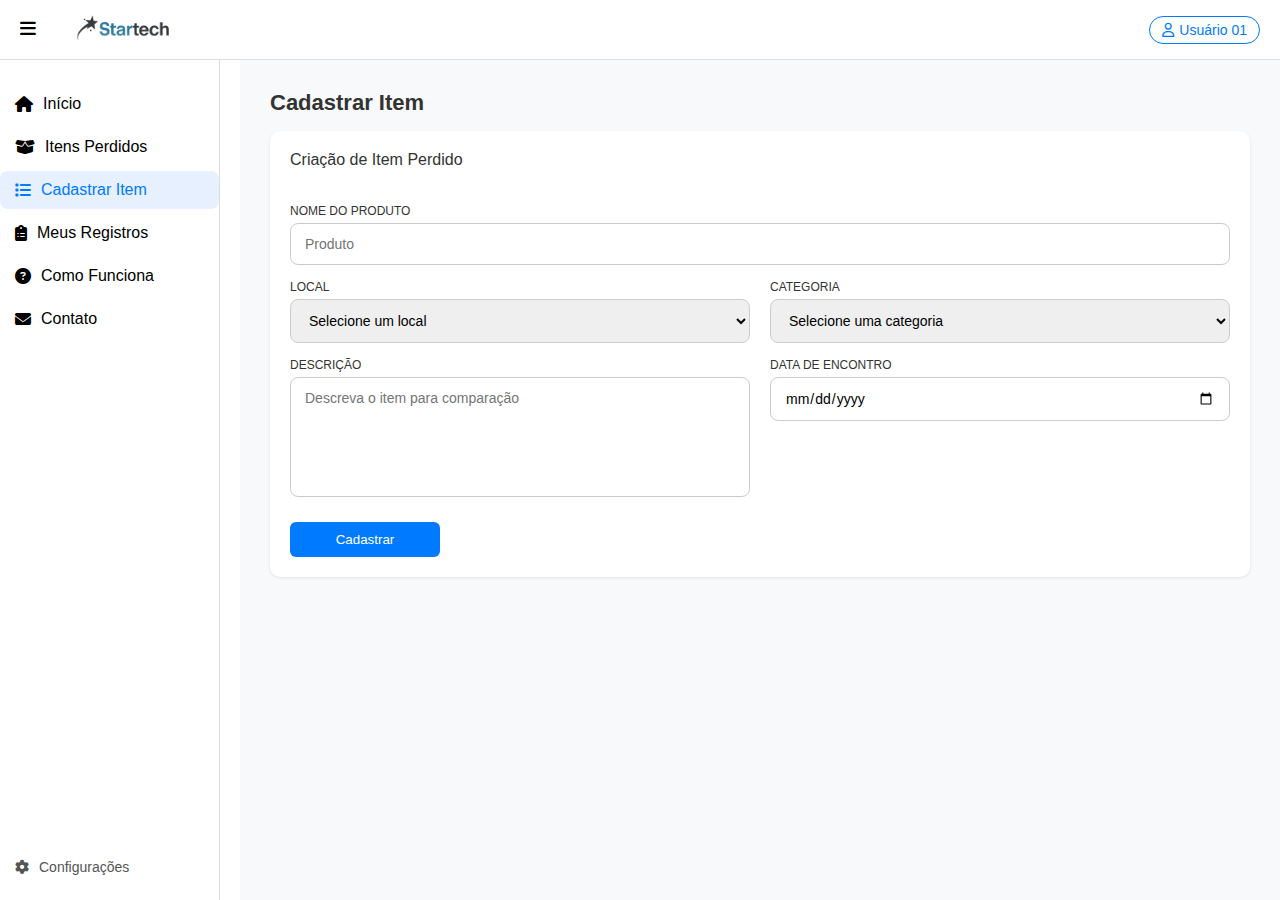
<file: public/cadastrar_item.html>
<!DOCTYPE html>
<html lang="pt-BR">
<head>
    <meta charset="UTF-8">
    <meta name="viewport" content="width=device-width, initial-scale=1.0">
    <title>Cadastrar Item - Startech</title>
    <link rel="stylesheet" href="css/cadastrar_item.css">
    <link rel="stylesheet" href="https://cdnjs.cloudflare.com/ajax/libs/font-awesome/6.5.1/css/all.min.css">
    <link rel="icon" href="assets/img/startechlogo.png" type="image/x-icon">
</head>
<body>
    <!-- Barra superior -->
    <header class="topbar">
        <div class="menu-toggle">
            <i class="fa-solid fa-bars"></i>
        </div>
        <div class="logo">
            <img src="assets/img/startechlogo-semfundo.png" alt="Startech">
        </div>
        <div class="user-info">
            <i class="fa-regular fa-user"></i>
            <span class="user-name">Usuário 01</span>
            <div class="dropdown-menu">
                <a href="cadastro_academico.html">Cadastro Acadêmico</a>
                <a href="alterar_senha.html">Alterar Senha</a>
                <a href="#" class="logout">Sair</a>
            </div>
        </div>
    </header>

    <!-- Menu lateral -->
    <aside class="sidebar">
        <nav>
            <ul>
                <li><a href="inicial_logado.html"><i class="fa-solid fa-house"></i> Início</a></li>
                <li><a href="itens_perdidos.html"><i class="fa-solid fa-box-open"></i> Itens Perdidos</a></li>
                <li class="active"><a href="cadastrar_item.html"><i class="fa-solid fa-list"></i> Cadastrar Item</a></li>
                <li><a href="meus_registros.html"><i class="fa-solid fa-clipboard-list"></i> Meus Registros</a></li>
                <li><a href="como_funciona.html"><i class="fa-solid fa-circle-question"></i> Como Funciona</a></li>
                <li><a href="contato.html"><i class="fa-solid fa-envelope"></i> Contato</a></li>
            </ul>
        </nav>
        <div class="settings">
            <a href="configuracoes.html"><i class="fa-solid fa-gear"></i> Configurações</a>
        </div>
    </aside>

    <!-- Conteúdo principal -->
    <main class="content">
        <h1>Cadastrar Item</h1>
        <section class="form-card">
            <h2>Criação de Item Perdido</h2>
            <form id="form-cadastrar">
                <div class="form-group">
                    <label for="nome">NOME DO PRODUTO</label>
                    <input type="text" id="nome" placeholder="Produto" required>
                </div>

                <div class="form-row">
                    <div class="form-group">
                        <label for="local">LOCAL</label>
                        <select id="local" required>
                            <option value="">Selecione um local</option>
                            <option value="salas_de_aula">Salas de Aula</option>
                            <option value="laboratorios_tecnicos">Laboratórios Técnicos</option>
                            <option value="oficinas_praticas_areas_de_producao">Oficinas Práticas / Áreas de Produção</option>
                            <option value="biblioteca">Biblioteca</option>
                            <option value="refeitorio_cantina">Refeitório / Cantina</option>
                            <option value="banheiros">Banheiros</option>
                            <option value="area_de_convivencia_patio">Área de Convivência / Pátio</option>
                            <option value="auditorio_salas_de_palestras">Auditório / Salas de Palestras</option>
                            <option value="sala_dos_professores_coordenacao">Sala dos Professores / Coordenação</option>
                            <option value="estacionamento_bicicletario">Estacionamento / Bicicletário</option>
                            <option value="recepcao_entrada_principal">Recepção / Entrada Principal</option>
                            <option value="corredores_internos">Corredores Internos</option>
                            <option value="escadas_halls_de_acesso">Escadas / Halls de Acesso</option>
                            <option value="secretaria_academica">Secretaria Acadêmica</option>
                            <option value="area_de_atendimento_ao_aluno">Área de Atendimento ao Aluno</option>
                            <option value="laboratorios_de_informatica_salas_com_computadores">Laboratórios de Informática / Salas com Computadores</option>
                            <option value="area_externa_jardim_quintal">Área externa / Jardim / Quintal</option>
                            <option value="sala_de_equipamentos_almoxarifado">Sala de Equipamentos / Almoxarifado</option>
                            <option value="copas_internas">Copas internas (de funcionários ou docentes)</option>
                        </select>
                    </div>
                    <div class="form-group">
                        <label for="categoria">CATEGORIA</label>
                        <select id="categoria" required>
                            <option value="">Selecione uma categoria</option>
                            <option value="documentos_identificacoes">Documentos / Identificações</option>
                            <option value="eletronicos">Eletrônicos</option>
                            <option value="objetos_pessoais">Objetos Pessoais</option>
                            <option value="roupas_acessorios">Roupas / Acessórios</option>
                            <option value="itens_transporte">Itens de Transporte</option>
                            <option value="itens_esportivos">Itens Esportivos</option>
                            <option value="materiais_estudo_escritorio">Materiais de Estudo / Escritório</option>
                            <option value="itens_saude">Itens de Saúde</option>
                            <option value="objetos_diversos">Objetos Diversos</option>
                            <option value="outros">Outros</option>
                        </select>
                    </div>
                </div>

                <div class="form-row descricao-data">
                    <div class="form-group">
                        <label for="descricao">DESCRIÇÃO</label>
                        <textarea id="descricao" placeholder="Descreva o item para comparação" required></textarea>
                    </div>
                    <div class="form-group">
                        <label for="data">DATA DE ENCONTRO</label>
                        <input type="date" id="data" required>
                    </div>
                </div>

                <button type="submit" class="btn-submit">Cadastrar</button>
            </form>
        </section>
    </main>

    <script src="js/cadastrar_item.js"></script>
</body>
</html>
</file>
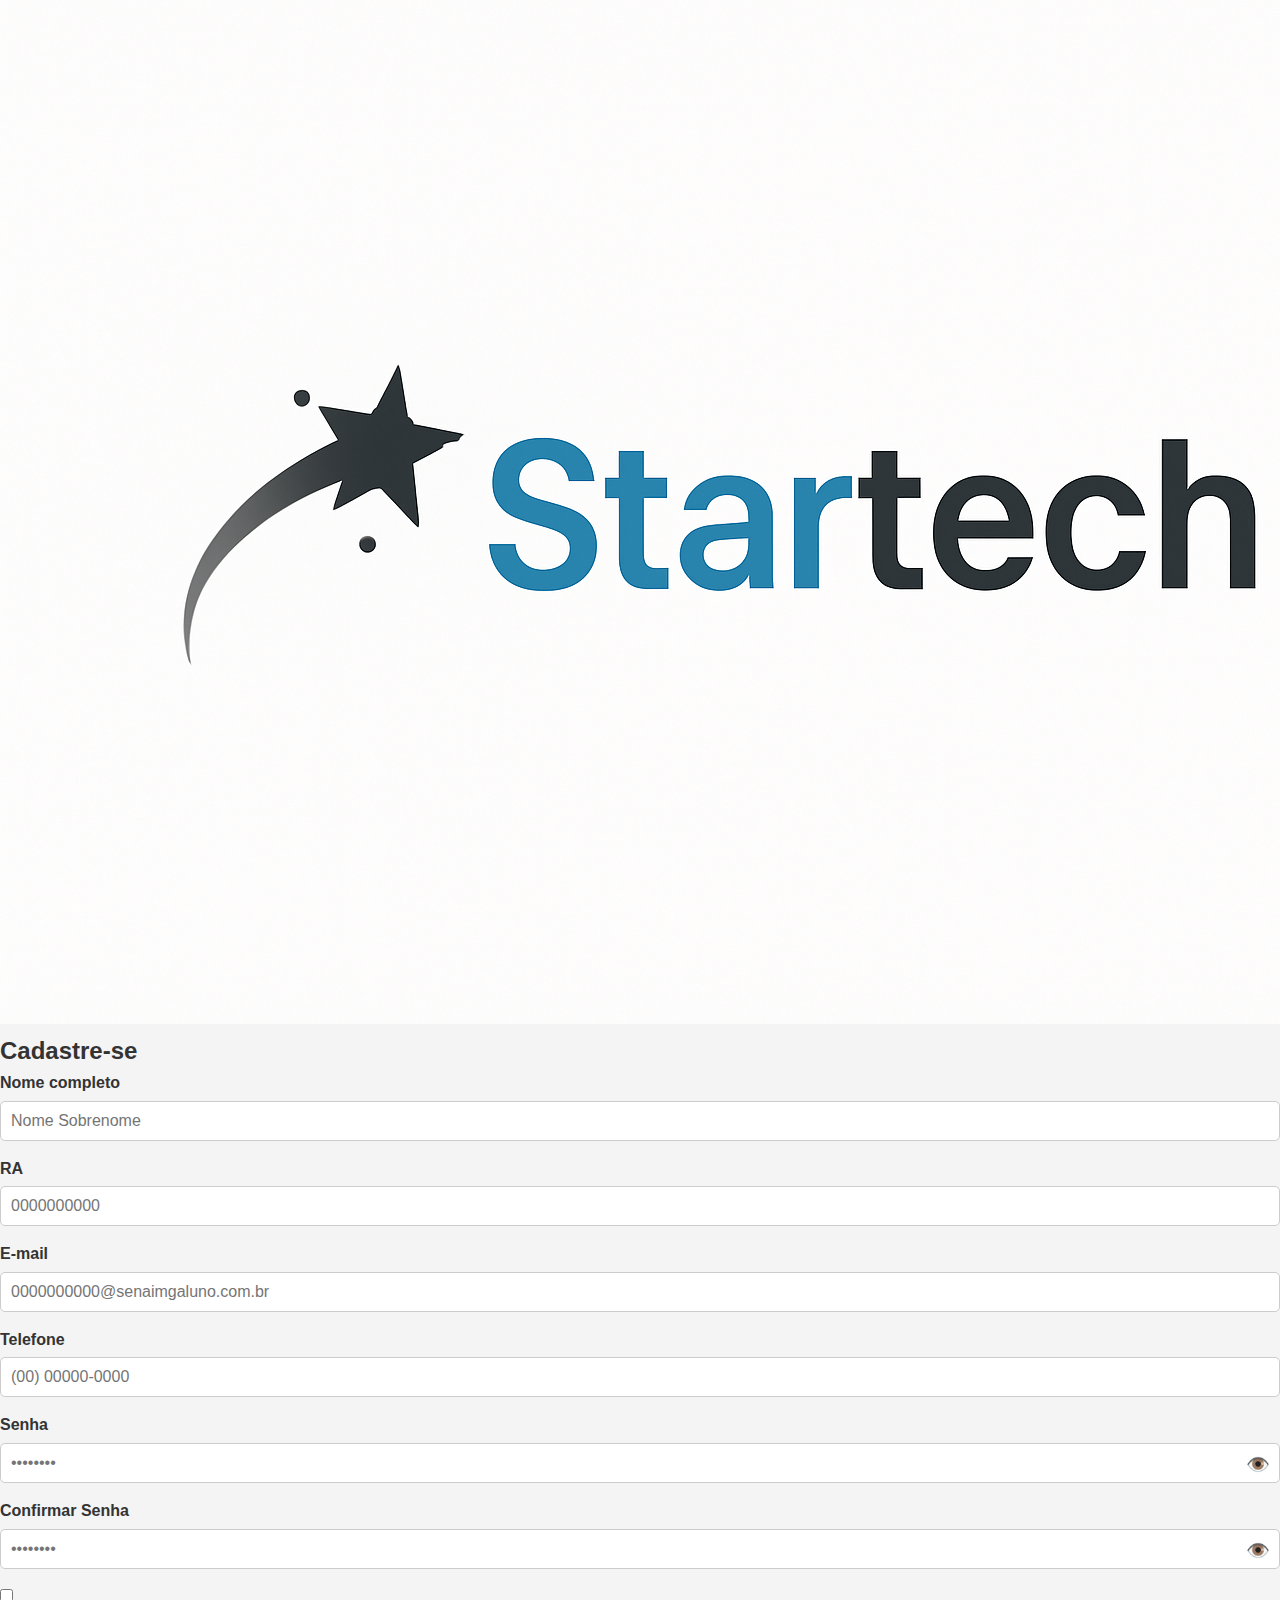
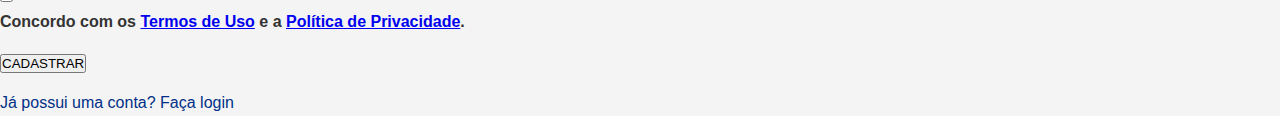
<file: public/cadastro_usuario.html>
<!DOCTYPE html>
<html lang="pt-BR">
<head>
    <meta charset="UTF-8">
    <meta name="viewport" content="width=device-width, initial-scale=1.0">
    <title>Startech Cadastro</title>
    <link rel="stylesheet" href="css/cadastro_usuario.css">
    <link rel="icon" href="assets/img/startechlogo.png" type="image/x-icon">
</head>
<body>
    <div class="logo-container">
        <img src="assets/img/startechlogo.png" alt="Startech Logo" class="logo">
    </div>
    <div class="register-container">
        <h2>Cadastre-se</h2>
        <form id="registerForm">
            <div class="form-group">
                <label for="fullName">Nome completo</label>
                <input type="text" id="fullName" name="fullName" placeholder="Nome Sobrenome" required>
            </div>
            <div class="form-group">
                <label for="ra">RA</label>
                <input type="text" id="ra" name="ra" placeholder="0000000000" required>
            </div>
            <div class="form-group">
                <label for="email">E-mail</label>
                <input type="email" id="email" name="email" placeholder="0000000000@senaimgaluno.com.br" required>
            </div>
            <div class="form-group">
                <label for="phone">Telefone</label>
                <input type="tel" id="phone" name="phone" placeholder="(00) 00000-0000" required>
            </div>
            <div class="form-group">
                <label for="password">Senha</label>
                <div class="password-container">
                    <input type="password" id="password" name="password" placeholder="••••••••" required>
                    <span class="toggle-password" onclick="togglePasswordVisibility('password')">👁️</span>
                </div>
            </div>
            <div class="form-group">
                <label for="confirmPassword">Confirmar Senha</label>
                <div class="password-container">
                    <input type="password" id="confirmPassword" name="confirmPassword" placeholder="••••••••" required>
                    <span class="toggle-password" onclick="togglePasswordVisibility('confirmPassword')">👁️</span>
                </div>
            </div>
            <div class="form-group">
                <input type="checkbox" id="terms" name="terms" required>
                <label for="terms">Concordo com os <a href="https://example.com/termos-de-uso" target="_blank">Termos de Uso</a> e a <a href="https://example.com/politica-de-privacidade" target="_blank">Política de Privacidade</a>.</label>
            </div>
            <button type="submit" class="register-btn">CADASTRAR</button>
            <p class="login-link"><a href="login.html">Já possui uma conta? Faça login</a></p>
        </form>
    </div>
    <script src="js/cadastro_usuario.js"></script>
</body>
</html>
</file>
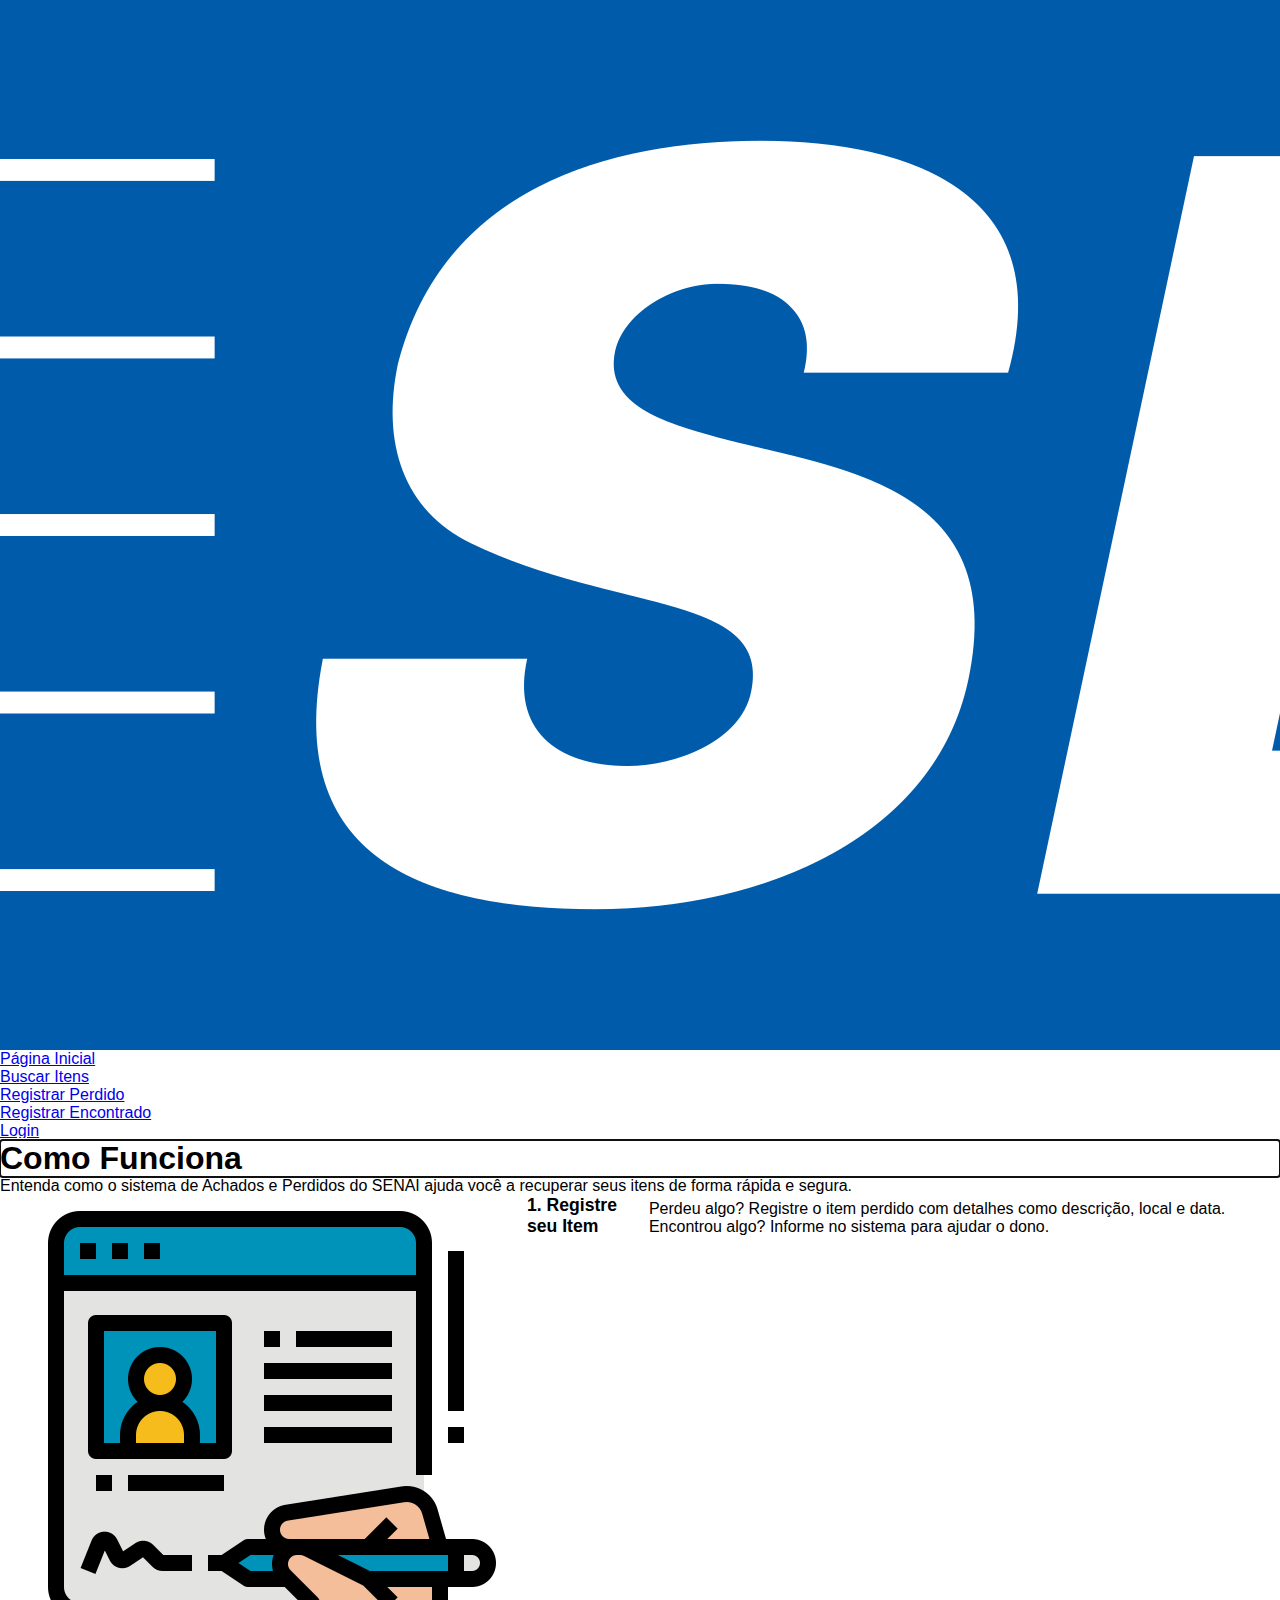
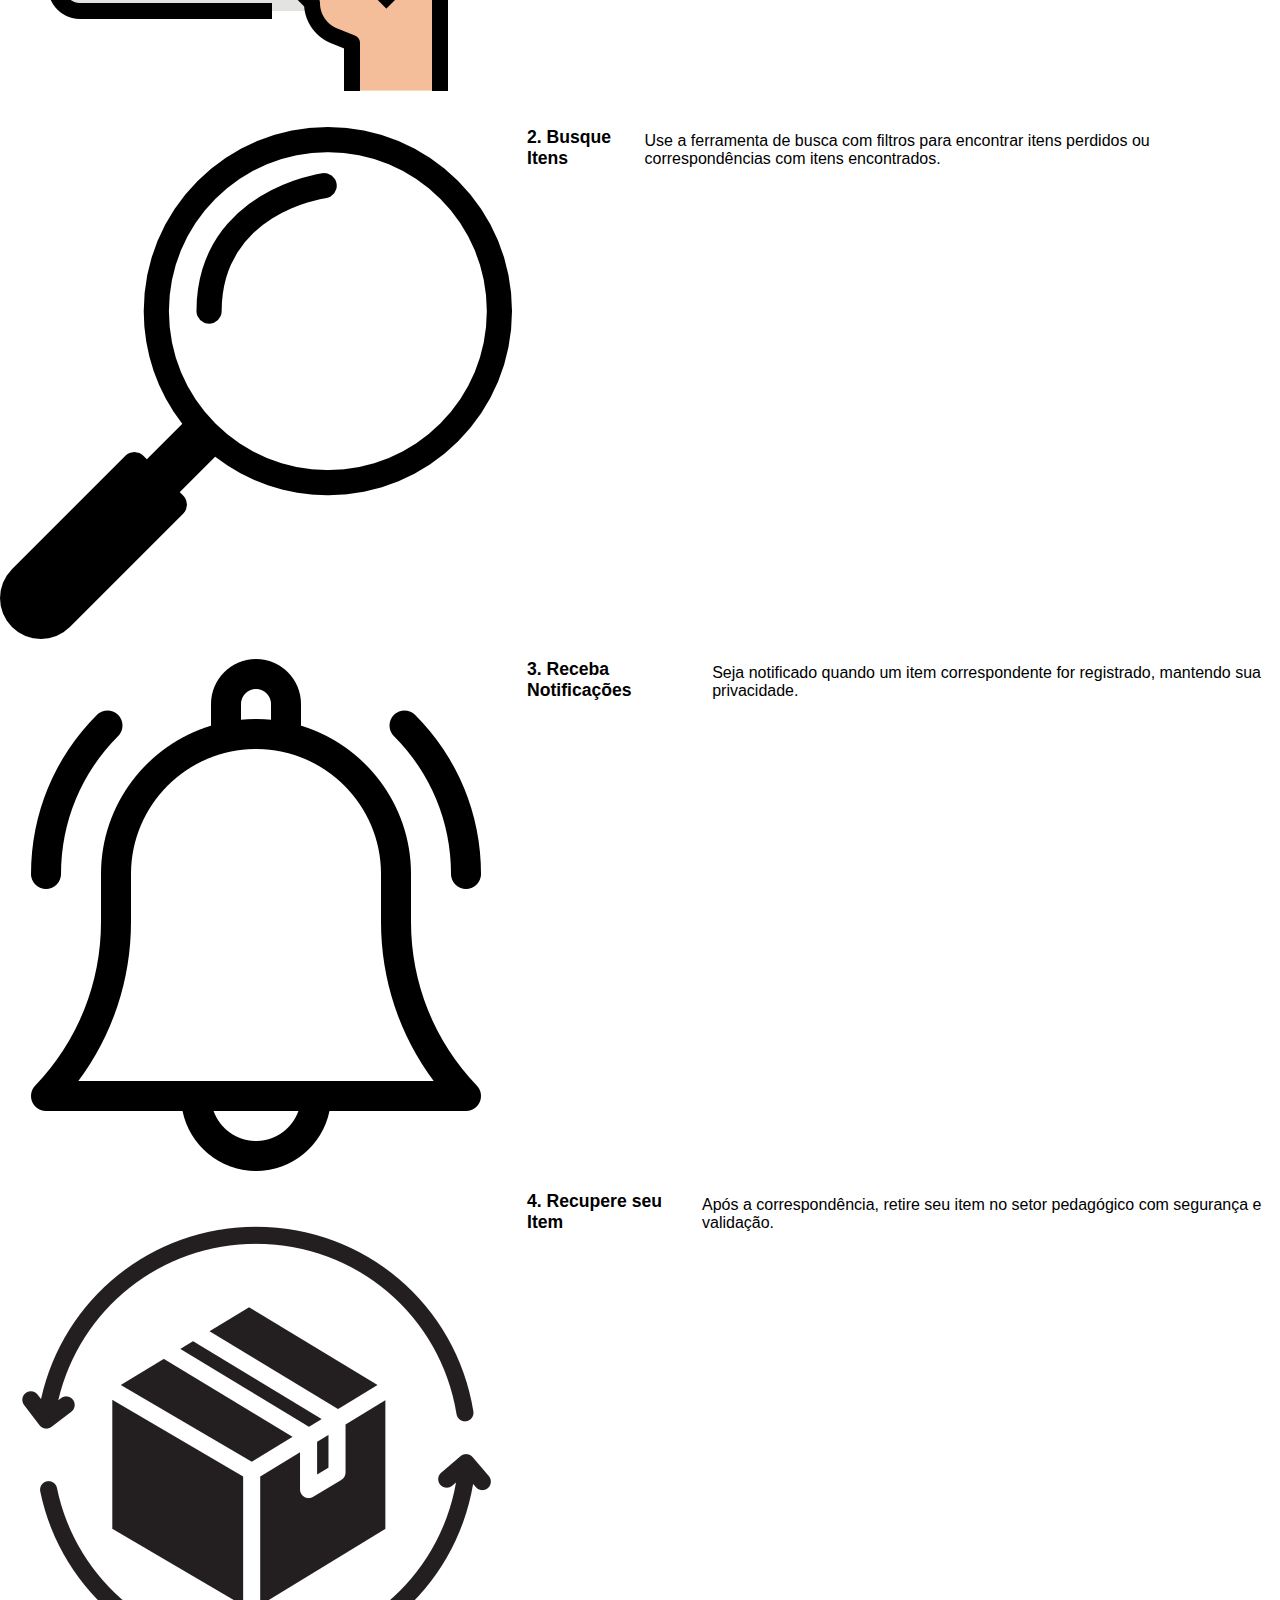
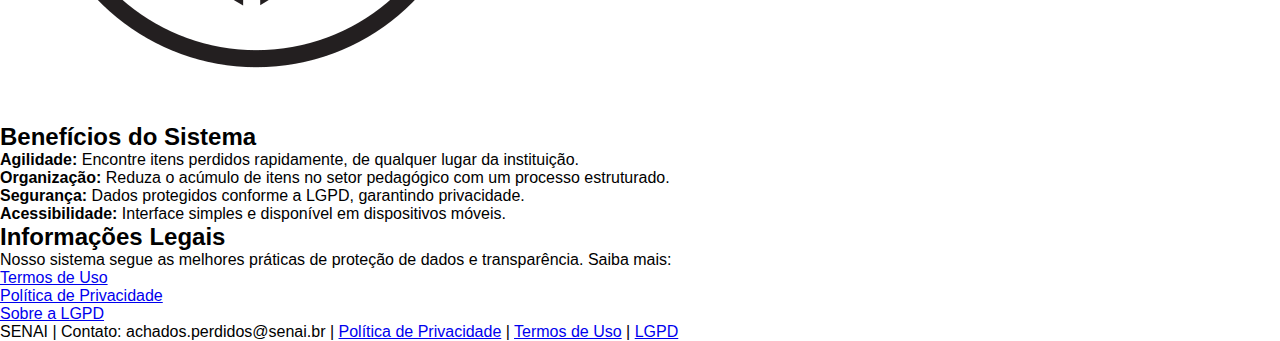
<file: public/como_funciona.html>
<!DOCTYPE html>
<html lang="pt-BR">
<head>
  <meta charset="UTF-8">
  <meta name="viewport" content="width=device-width, initial-scale=1.0">
  <title>Como Funciona - Achados e Perdidos SENAI</title>
  <link rel="stylesheet" href="css/como_funciona.css">
  <link rel="icon" href="img/startech-icon.png" type="image/x-icon">
</head>
<body>
  <!-- Cabeçalho -->
  <header>
    <div class="container">
      <img src="img/senai-logo-1.png" alt="Logotipo SENAI" class="logo">
      <nav>
        <ul>
          <li><a href="index.html">Página Inicial</a></li>
          <li><a href="buscar_itens_perdidos.html">Buscar Itens</a></li>
          <li><a href="registrar_item_perdido.html">Registrar Perdido</a></li>
          <li><a href="registrar_item_encontrado.html">Registrar Encontrado</a></li>
          <li><a href="login.html">Login</a></li>
        </ul>
      </nav>
    </div>
  </header>

  <!-- Seção Como Funciona -->
  <section class="como-funciona">
    <div class="container">
      <h1>Como Funciona</h1>
      <p>Entenda como o sistema de Achados e Perdidos do SENAI ajuda você a recuperar seus itens de forma rápida e segura.</p>

      <!-- Passos -->
      <div class="steps">
        <div class="step">
          <img src="img/icone-registrar.png" alt="Ícone Registrar">
          <h2>1. Registre seu Item</h2>
          <p>Perdeu algo? Registre o item perdido com detalhes como descrição, local e data. Encontrou algo? Informe no sistema para ajudar o dono.</p>
        </div>
        <div class="step">
          <img src="img/icone-buscar.png" alt="Ícone Buscar">
          <h2>2. Busque Itens</h2>
          <p>Use a ferramenta de busca com filtros para encontrar itens perdidos ou correspondências com itens encontrados.</p>
        </div>
        <div class="step">
          <img src="img/icone-notificacao.png" alt="Ícone Notificação">
          <h2>3. Receba Notificações</h2>
          <p>Seja notificado quando um item correspondente for registrado, mantendo sua privacidade.</p>
        </div>
        <div class="step">
          <img src="img/icone-devolucao.png" alt="Ícone Devolução">
          <h2>4. Recupere seu Item</h2>
          <p>Após a correspondência, retire seu item no setor pedagógico com segurança e validação.</p>
        </div>
      </div>

      <!-- Benefícios -->
      <div class="beneficios">
        <h2>Benefícios do Sistema</h2>
        <ul>
          <li><strong>Agilidade:</strong> Encontre itens perdidos rapidamente, de qualquer lugar da instituição.</li>
          <li><strong>Organização:</strong> Reduza o acúmulo de itens no setor pedagógico com um processo estruturado.</li>
          <li><strong>Segurança:</strong> Dados protegidos conforme a LGPD, garantindo privacidade.</li>
          <li><strong>Acessibilidade:</strong> Interface simples e disponível em dispositivos móveis.</li>
        </ul>
      </div>

      <!-- Links Legais -->
      <div class="links-legais">
        <h2>Informações Legais</h2>
        <p>Nosso sistema segue as melhores práticas de proteção de dados e transparência. Saiba mais:</p>
        <ul>
          <li><a href="termos_de_uso.html">Termos de Uso</a></li>
          <li><a href="politica_de_privacidade.html">Política de Privacidade</a></li>
          <li><a href="lgpd.html">Sobre a LGPD</a></li>
        </ul>
      </div>
    </div>
  </section>

  <!-- Rodapé -->
  <footer>
    <div class="container">
      <p>SENAI | Contato: achados.perdidos@senai.br | <a href="politica_de_privacidade.html">Política de Privacidade</a> | <a href="termos_de_uso.html">Termos de Uso</a> | <a href="lgpd.html">LGPD</a></p>
    </div>
  </footer>

  <script src="js/como_funciona.js"></script>
</body>
</html>
</file>
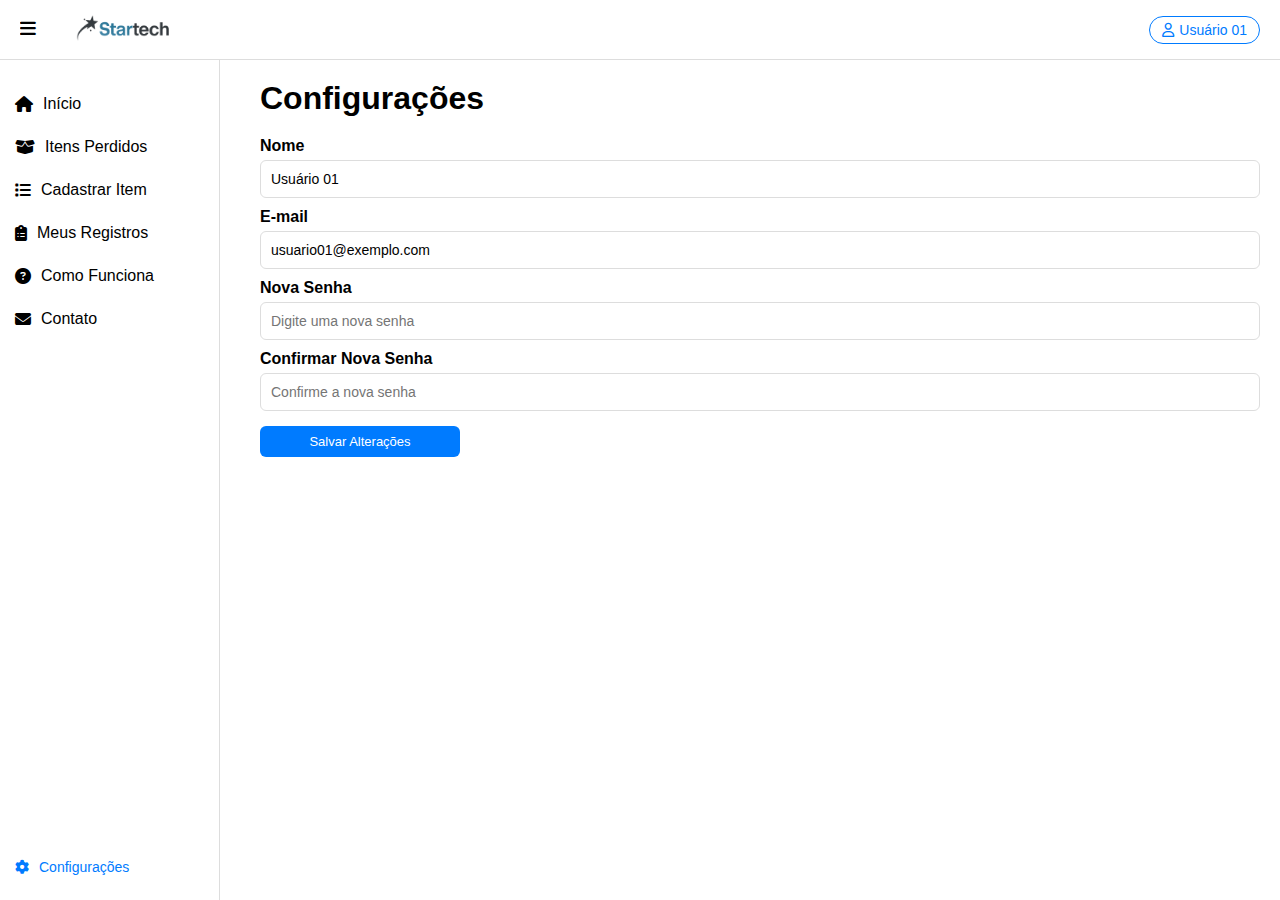
<file: public/configuracoes.html>
<!DOCTYPE html>
<html lang="pt-BR">
<head>
    <meta charset="UTF-8">
    <meta name="viewport" content="width=device-width, initial-scale=1.0">
    <title>Configurações - Startech</title>
    <link rel="stylesheet" href="css/configuracoes.css">
    <link rel="stylesheet" href="https://cdnjs.cloudflare.com/ajax/libs/font-awesome/6.5.1/css/all.min.css">
    <link rel="icon" href="assets/img/startechlogo.png" type="image/x-icon">
</head>
<body>
    <!-- Barra superior -->
    <header class="topbar">
        <div class="menu-toggle">
            <i class="fa-solid fa-bars"></i>
        </div>
        <div class="logo">
            <img src="assets/img/startechlogo-semfundo.png" alt="Startech">
        </div>
        <div class="user-info">
            <i class="fa-regular fa-user"></i>
            Usuário 01
        </div>
    </header>

    <!-- Menu lateral -->
    <aside class="sidebar">
        <nav>
            <ul>
                <li><a href="inicial_logado.html"><i class="fa-solid fa-house"></i> Início</a></li>
                <li><a href="itens_perdidos.html"><i class="fa-solid fa-box-open"></i> Itens Perdidos</a></li>
                <li><a href="cadastrar_item.html"><i class="fa-solid fa-list"></i> Cadastrar Item</a></li>
                <li><a href="meus_registros.html"><i class="fa-solid fa-clipboard-list"></i> Meus Registros</a></li>
                <li><a href="como_funciona.html"><i class="fa-solid fa-circle-question"></i> Como Funciona</a></li>
                <li><a href="contato.html"><i class="fa-solid fa-envelope"></i> Contato</a></li>
            </ul>
        </nav>
        <div class="settings active">
            <a href="configuracoes.html"><i class="fa-solid fa-gear"></i> Configurações</a>
        </div>
    </aside>

    <!-- Conteúdo principal -->
    <main class="content">
        <h1>Configurações</h1>
        <form id="form-configuracoes">
            <label for="nome">Nome</label>
            <input type="text" id="nome" placeholder="Digite seu nome" value="Usuário 01" required>

            <label for="email">E-mail</label>
            <input type="email" id="email" placeholder="Digite seu e-mail" value="usuario01@exemplo.com" required>

            <label for="senha">Nova Senha</label>
            <input type="password" id="senha" placeholder="Digite uma nova senha">

            <label for="confirmar-senha">Confirmar Nova Senha</label>
            <input type="password" id="confirmar-senha" placeholder="Confirme a nova senha">

            <button type="submit">Salvar Alterações</button>
        </form>
    </main>

    <script src="js/configuracoes.js"></script>
</body>
</html>
</file>
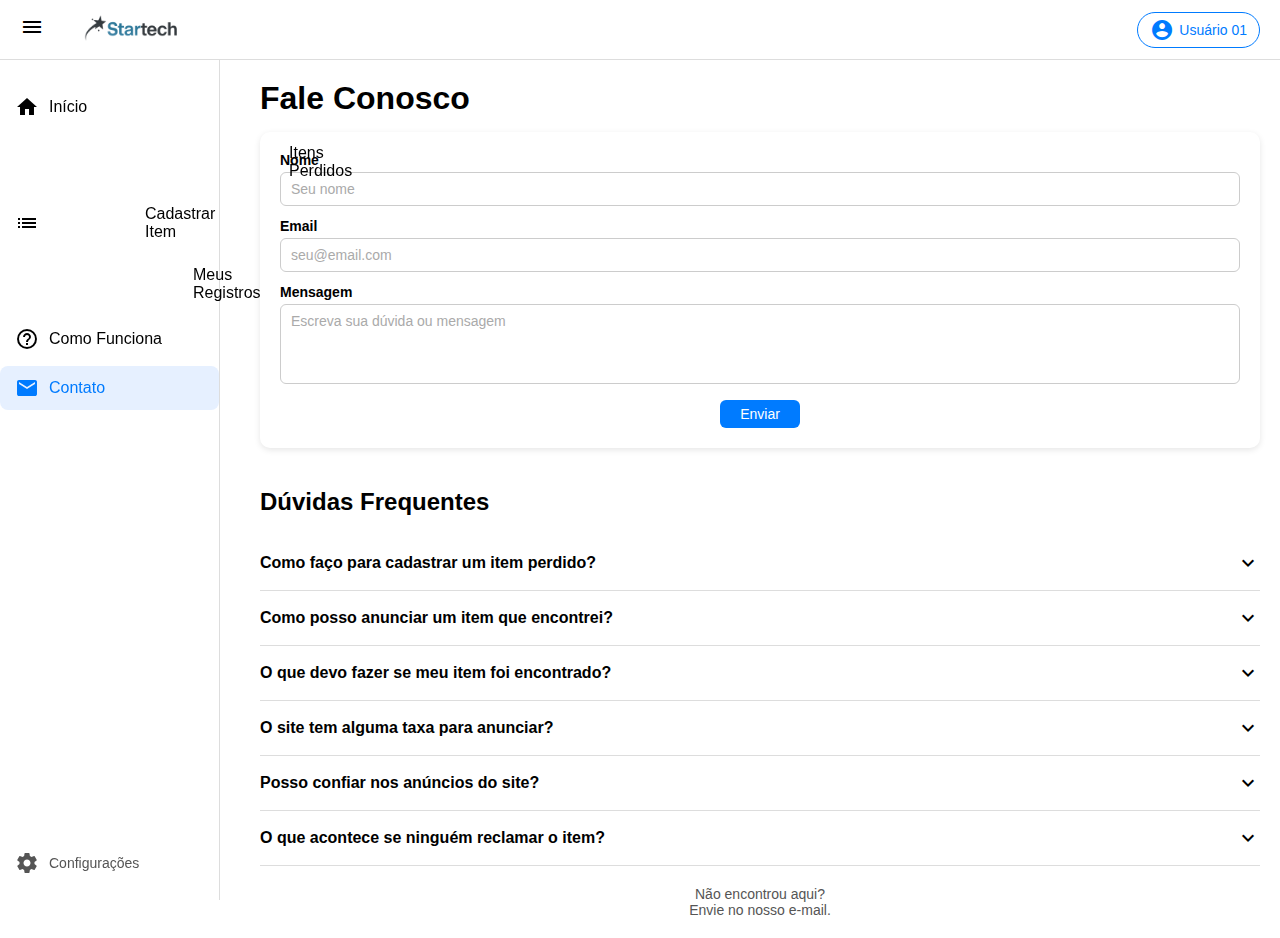
<file: public/contato.html>
<!DOCTYPE html>
<html lang="pt-BR">
<head>
    <meta charset="UTF-8">
    <meta name="viewport" content="width=device-width, initial-scale=1.0">
    <title>Contato - Startech</title>
    <link rel="stylesheet" href="css/contato.css">
    <link rel="stylesheet" href="https://fonts.googleapis.com/icon?family=Material+Icons">
    <link rel="icon" href="assets/img/startechlogo.png" type="image/x-icon">
</head>
<body>
    <!-- Barra superior -->
    <header class="topbar">
        <div class="menu-toggle">
            <i class="material-icons">menu</i>
        </div>
        <div class="logo">
            <img src="assets/img/startechlogo-semfundo.png" alt="Startech">
        </div>
        <div class="user-info">
            <i class="material-icons">account_circle</i>
            <span class="user-name">Usuário 01</span>
            <div class="dropdown-menu">
                <a href="cadastro_academico.html">Cadastro Acadêmico</a>
                <a href="alterar_senha.html">Alterar Senha</a>
                <a href="#" class="logout">Sair</a>
            </div>
        </div>
    </header>

    <!-- Menu lateral -->
    <aside class="sidebar">
        <nav>
            <ul>
                <li><a href="inicial_logado.html"><i class="material-icons">home</i> Início</a></li>
                <li><a href="itens_perdidos.html"><i class="material-icons">inventory_2</i> Itens Perdidos</a></li>
                <li><a href="cadastrar_item.html"><i class="material-icons">list_alt</i> Cadastrar Item</a></li>
                <li><a href="meus_registros.html"><i class="material-icons">article</i> Meus Registros</a></li>
                <li><a href="como_funciona.html"><i class="material-icons">help_outline</i> Como Funciona</a></li>
                <li class="active"><a href="contato.html"><i class="material-icons">email</i> Contato</a></li>
            </ul>
        </nav>
        <div class="settings">
            <a href="configuracoes.html"><i class="material-icons">settings</i> Configurações</a>
        </div>
    </aside>

    <!-- Conteúdo principal -->
    <main class="content">
        <h1>Fale Conosco</h1>
        <form id="form-contato">
            <label for="nome">Nome</label>
            <input type="text" id="nome" placeholder="Seu nome" required>

            <label for="email">Email</label>
            <input type="email" id="email" placeholder="seu@email.com" required>

            <label for="mensagem">Mensagem</label>
            <textarea id="mensagem" placeholder="Escreva sua dúvida ou mensagem" required></textarea>

            <button type="submit">Enviar</button>
        </form>

        <h2>Dúvidas Frequentes</h2>
        <div class="faq">
            <details>
                <summary>Como faço para cadastrar um item perdido?<i class="material-icons">expand_more</i></summary>
                <p>Para cadastrar um item perdido, acesse a seção "Cadastrar Item" no menu lateral, preencha o formulário com as informações do item, como descrição, local onde foi perdido e foto, se disponível. Em seguida, clique em "Enviar" para registrar.</p>
            </details>
            <details>
                <summary>Como posso anunciar um item que encontrei?<i class="material-icons">expand_more</i></summary>
                <p>Se você encontrou um item, vá para "Cadastrar Item" e selecione a opção de item encontrado. Forneça detalhes sobre o item e o local onde foi encontrado para que o dono possa identificá-lo.</p>
            </details>
            <details>
                <summary>O que devo fazer se meu item foi encontrado?<i class="material-icons">expand_more</i></summary>
                <p>Se você vir seu item na lista de "Itens Perdidos", entre em contato com o anunciante através das informações fornecidas no anúncio para combinar a devolução.</p>
            </details>
            <details>
                <summary>O site tem alguma taxa para anunciar?<i class="material-icons">expand_more</i></summary>
                <p>Não, o Startech é gratuito para todos os usuários. Não cobramos taxas para cadastrar ou anunciar itens.</p>
            </details>
            <details>
                <summary>Posso confiar nos anúncios do site?<i class="material-icons">expand_more</i></summary>
                <p>Nós incentivamos os usuários a verificarem as informações e encontrarem em locais públicos. Embora façamos o possível para manter a plataforma segura, a responsabilidade final é dos usuários.</p>
            </details>
            <details>
                <summary>O que acontece se ninguém reclamar o item?<i class="material-icons">expand_more</i></summary>
                <p>Se ninguém reclamar o item após um período razoável (ex: 30 dias), você pode decidir doá-lo ou descartá-lo conforme as leis locais.</p>
            </details>
        </div>
        <p class="no-found">Não encontrou aqui?<br>Envie no nosso e-mail.</p>
    </main>

    <script src="js/contato.js"></script>
</body>
</html>
</file>
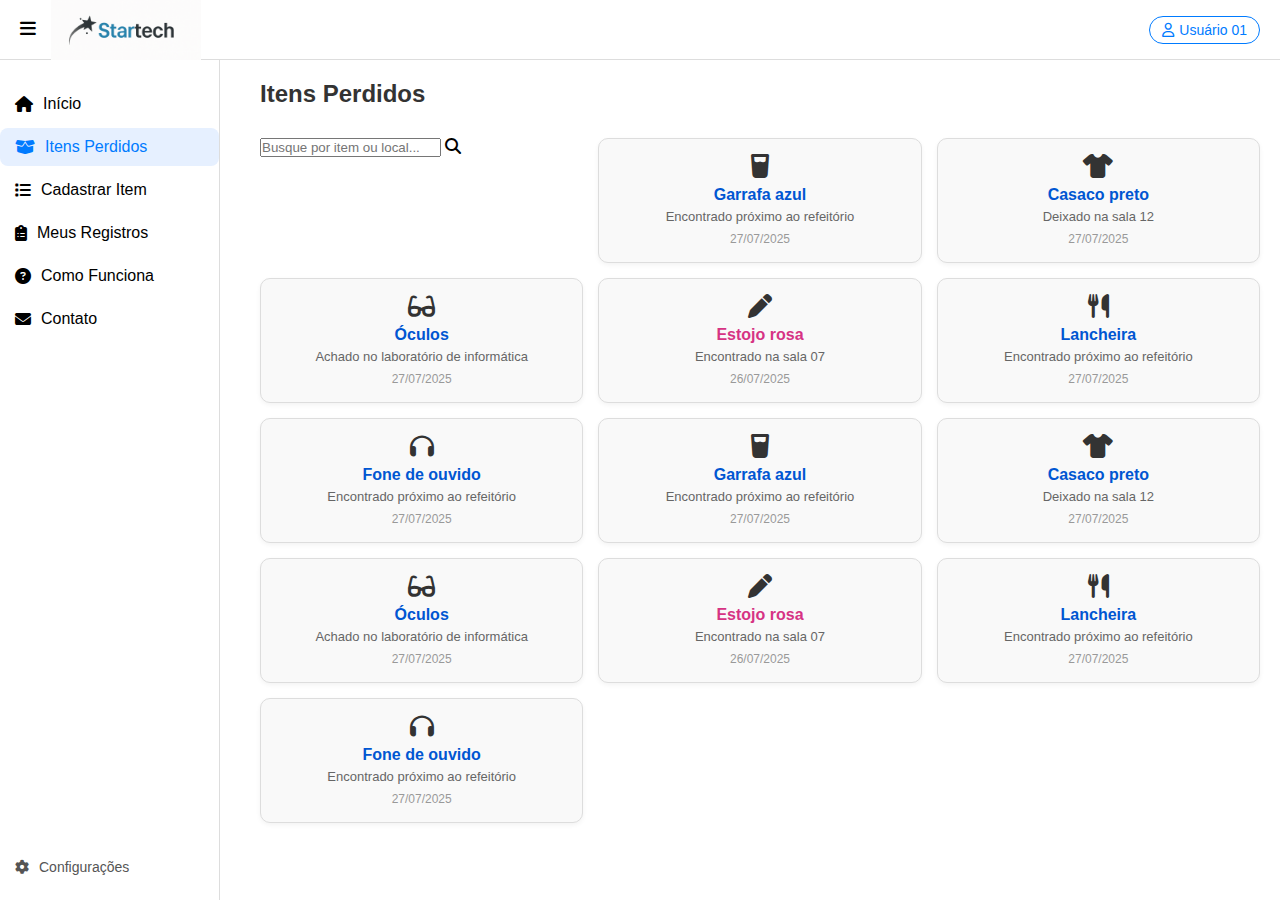
<file: public/itens_perdidos.html>
<!DOCTYPE html>
<html lang="pt-BR">
<head>
    <meta charset="UTF-8">
    <meta name="viewport" content="width=device-width, initial-scale=1.0">
    <title>Itens Perdidos - Achados e Perdidos</title>
    <link rel="stylesheet" href="css/itens_perdidos.css">
    <link rel="stylesheet" href="https://cdnjs.cloudflare.com/ajax/libs/font-awesome/6.5.1/css/all.min.css">
</head>
<body>
    <!-- Barra superior -->
    <header class="topbar">
        <div class="menu-toggle">
            <i class="fa-solid fa-bars"></i>
        </div>
        <div class="logo">
            <img src="img/startechlogo.png" alt="Startech">
        </div>
        <div class="user-info">
            <i class="fa-regular fa-user"></i>
            Usuário 01
        </div>
    </header>

    <!-- Sidebar -->
    <aside class="sidebar">
        <nav>
            <ul>
                <li><a href="inicial_logado.html"><i class="fa-solid fa-house"></i> Início</a></li>
                <li class="active"><a href="itens_perdidos.html"><i class="fa-solid fa-box-open"></i> Itens Perdidos</a></li>
                <li><a href="cadastrar_item.html"><i class="fa-solid fa-list"></i> Cadastrar Item</a></li>
                <li><a href="meus_registros.html"><i class="fa-solid fa-clipboard-list"></i> Meus Registros</a></li>
                <li><a href="como_funciona.html"><i class="fa-solid fa-circle-question"></i> Como Funciona</a></li>
                <li><a href="contato.html"><i class="fa-solid fa-envelope"></i> Contato</a></li>
            </ul>
        </nav>
        <div class="settings">
            <a href="configuracoes.html"><i class="fa-solid fa-gear"></i> Configurações</a>
        </div>
    </aside>

    <!-- Conteúdo principal -->
    <main class="content">
        <!-- Lista de itens -->
        <section class="items-grid">
            <h1>Itens Perdidos</h1>
            <div class="search-bar">
                <input type="text" placeholder="Busque por item ou local...">
                <i class="fa-solid fa-magnifying-glass"></i>
            </div>
            <div class="item-card">
                <i class="fa-solid fa-glass-water"></i>
                <h3 class="blue">Garrafa azul</h3>
                <p>Encontrado próximo ao refeitório</p>
                <span>27/07/2025</span>
            </div>
            <div class="item-card">
                <i class="fa-solid fa-shirt"></i>
                <h3 class="blue">Casaco preto</h3>
                <p>Deixado na sala 12</p>
                <span>27/07/2025</span>
            </div>
            <div class="item-card">
                <i class="fa-solid fa-glasses"></i>
                <h3 class="blue">Óculos</h3>
                <p>Achado no laboratório de informática</p>
                <span>27/07/2025</span>
            </div>
            <div class="item-card">
                <i class="fa-solid fa-pen"></i>
                <h3 class="pink">Estojo rosa</h3>
                <p>Encontrado na sala 07</p>
                <span>26/07/2025</span>
            </div>
            <div class="item-card">
                <i class="fa-solid fa-utensils"></i>
                <h3 class="blue">Lancheira</h3>
                <p>Encontrado próximo ao refeitório</p>
                <span>27/07/2025</span>
            </div>
            <div class="item-card">
                <i class="fa-solid fa-headphones"></i>
                <h3 class="blue">Fone de ouvido</h3>
                <p>Encontrado próximo ao refeitório</p>
                <span>27/07/2025</span>
            </div>
            <div class="item-card">
                <i class="fa-solid fa-glass-water"></i>
                <h3 class="blue">Garrafa azul</h3>
                <p>Encontrado próximo ao refeitório</p>
                <span>27/07/2025</span>
            </div>
            <div class="item-card">
                <i class="fa-solid fa-shirt"></i>
                <h3 class="blue">Casaco preto</h3>
                <p>Deixado na sala 12</p>
                <span>27/07/2025</span>
            </div>
            <div class="item-card">
                <i class="fa-solid fa-glasses"></i>
                <h3 class="blue">Óculos</h3>
                <p>Achado no laboratório de informática</p>
                <span>27/07/2025</span>
            </div>
            <div class="item-card">
                <i class="fa-solid fa-pen"></i>
                <h3 class="pink">Estojo rosa</h3>
                <p>Encontrado na sala 07</p>
                <span>26/07/2025</span>
            </div>
            <div class="item-card">
                <i class="fa-solid fa-utensils"></i>
                <h3 class="blue">Lancheira</h3>
                <p>Encontrado próximo ao refeitório</p>
                <span>27/07/2025</span>
            </div>
            <div class="item-card">
                <i class="fa-solid fa-headphones"></i>
                <h3 class="blue">Fone de ouvido</h3>
                <p>Encontrado próximo ao refeitório</p>
                <span>27/07/2025</span>
            </div>
        </section>
    </main>

    <script src="js/itens_perdidos.js"></script>
</body>
</html>
</file>
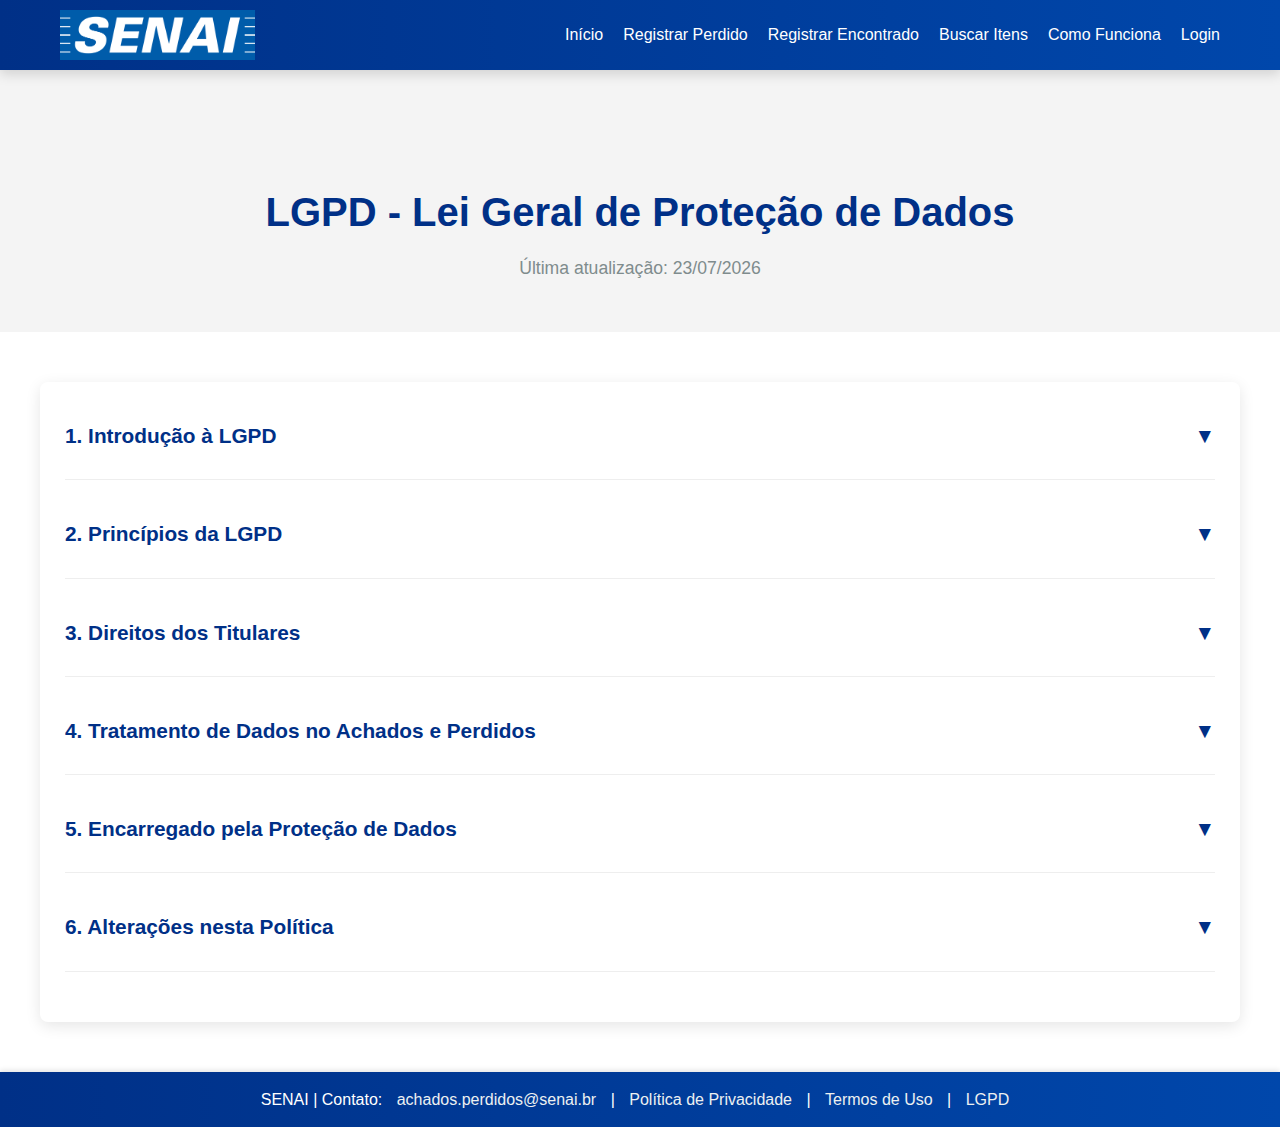
<file: public/lgpd.html>
<!DOCTYPE html>
<html lang="pt-BR">
<head>
  <meta charset="UTF-8">
  <meta name="viewport" content="width=device-width, initial-scale=1.0">
  <title>LGPD - Achados e Perdidos SENAI</title>
  <link rel="stylesheet" href="css/lgpd.css">
  <link rel="icon" href="img/startech-icon.png" type="image/x-icon">
</head>
<body>
  <!-- Cabeçalho -->
  <header>
    <div class="container">
      <img src="img/senai-logo-1.png" alt="Logotipo SENAI" class="logo">
      <nav>
        <ul>
          <li><a href="index.html">Início</a></li>
          <li><a href="registrar_item_perdido.html">Registrar Perdido</a></li>
          <li><a href="registrar_item_encontrado.html">Registrar Encontrado</a></li>
          <li><a href="buscar_itens_perdidos.html">Buscar Itens</a></li>
          <li><a href="como_funciona.html">Como Funciona</a></li>
          <li><a href="login.html">Login</a></li>
        </ul>
      </nav>
    </div>
  </header>

  <!-- Seção Principal -->
  <section class="hero">
    <div class="container">
      <h1>LGPD - Lei Geral de Proteção de Dados</h1>
      <p>Última atualização: <span id="data-atualizacao">24/07/2025</span></p>
    </div>
  </section>

  <!-- Conteúdo da LGPD -->
  <section class="lgpd-content">
    <div class="container">
      <div class="lgpd-secao" data-secao="introducao">
        <h2>1. Introdução à LGPD</h2>
        <div class="collapsible-content">
          <p>A Lei Geral de Proteção de Dados (Lei nº 13.709/2018) regula o tratamento de dados pessoais no Brasil, garantindo aos cidadãos maior controle sobre suas informações. Esta página explica como o Achados e Perdidos SENAI aplica a LGPD.</p>
        </div>
      </div>

      <div class="lgpd-secao" data-secao="principios">
        <h2>2. Princípios da LGPD</h2>
        <div class="collapsible-content">
          <p>A LGPD estabelece princípios como:</p>
          <ul>
            <li><strong>Finalidade:</strong> Dados só podem ser coletados para propósitos legítimos e específicos.</li>
            <li><strong>Transparência:</strong> Os usuários devem ser informados sobre como seus dados são usados.</li>
            <li><strong>Segurança:</strong> Adotamos medidas para proteger os dados contra acessos não autorizados.</li>
          </ul>
        </div>
      </div>

      <div class="lgpd-secao" data-secao="direitos">
        <h2>3. Direitos dos Titulares</h2>
        <div class="collapsible-content">
          <p>Você tem os seguintes direitos sob a LGPD:</p>
          <ul>
            <li>Acessar seus dados pessoais armazenados.</li>
            <li>Correção de dados incompletos ou imprecisos.</li>
            <li>Exclusão de dados quando não forem mais necessários.</li>
            <li>Portabilidade de dados a outro serviço.</li>
          </ul>
        </div>
      </div>

      <div class="lgpd-secao" data-secao="tratamento-dados">
        <h2>4. Tratamento de Dados no Achados e Perdidos</h2>
        <div class="collapsible-content">
          <p>Coletamos e tratamos dados para:</p>
          <ul>
            <li>Gerenciar registros de itens perdidos e encontrados.</li>
            <li>Autenticar usuários e enviar notificações.</li>
            <li>Garantir a segurança da plataforma.</li>
          </ul>
          <p>Os dados são armazenados de forma segura e só são compartilhados com seu consentimento ou por exigência legal.</p>
        </div>
      </div>

      <div class="lgpd-secao" data-secao="encarregado">
        <h2>5. Encarregado pela Proteção de Dados</h2>
        <div class="collapsible-content">
          <p>Nosso Encarregado pela Proteção de Dados pode ser contatado para dúvidas ou solicitações:</p>
          <ul>
            <li>E-mail: <a href="mailto:encarregado.lgpd@senai.br">encarregado.lgpd@senai.br</a></li>
            <li>Telefone: +55 11 98765-4321</li>
          </ul>
        </div>
      </div>

      <div class="lgpd-secao" data-secao="alteracoes">
        <h2>6. Alterações nesta Política</h2>
        <div class="collapsible-content">
          <p>Podemos atualizar esta página conforme necessário para refletir mudanças na LGPD ou em nossas práticas. A versão mais recente estará sempre disponível aqui.</p>
        </div>
      </div>
    </div>
  </section>

  <!-- Rodapé -->
  <footer>
    <div class="container">
      <p>SENAI | Contato: <a href="mailto:achados.perdidos@senai.br">achados.perdidos@senai.br</a> | <a href="politica_de_privacidade.html">Política de Privacidade</a> | <a href="termos_de_uso.html">Termos de Uso</a> | <a href="lgpd.html">LGPD</a></p>
    </div>
  </footer>

  <script src="js/lgpd.js"></script>
</body>
</html>
</file>
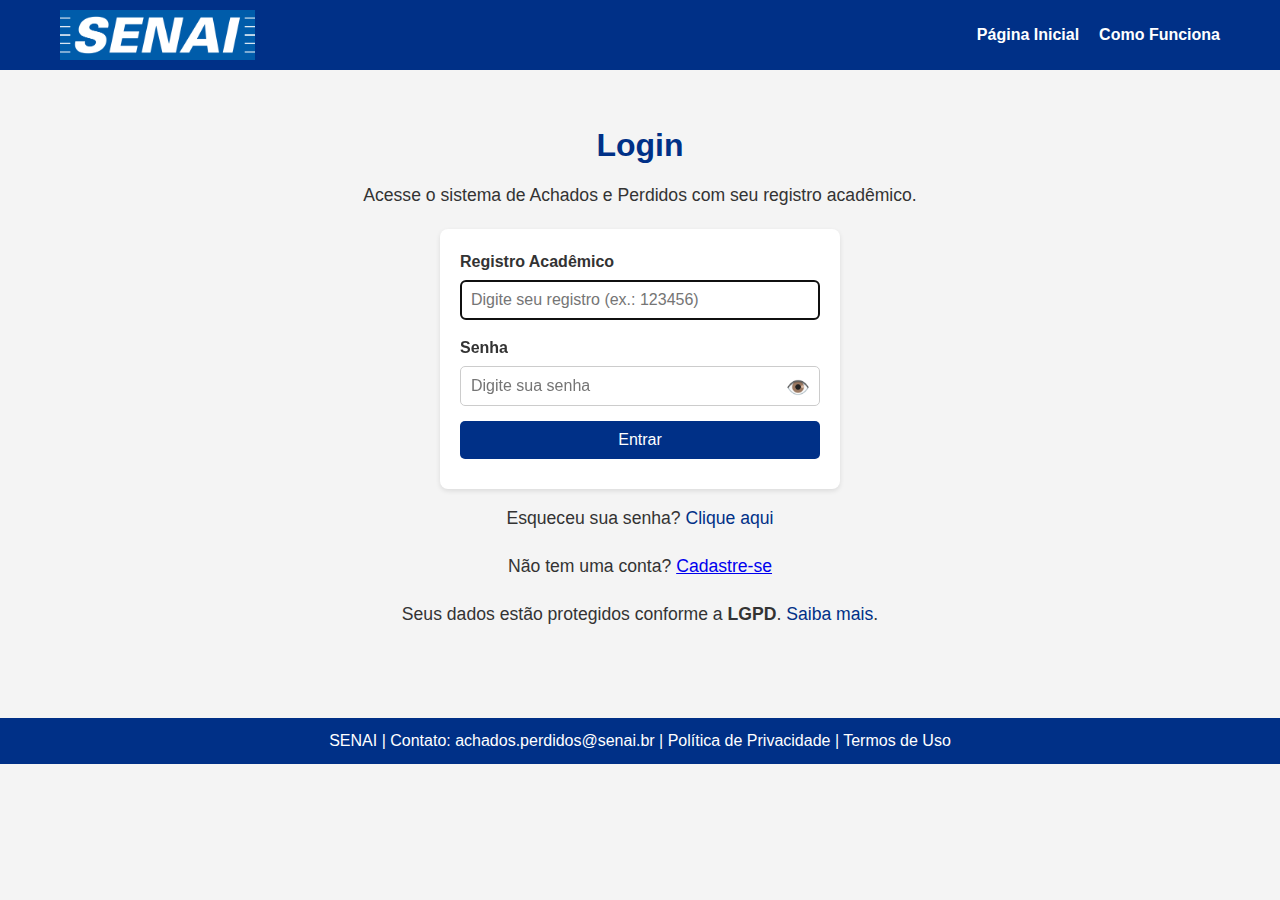
<file: public/login.html>
<!DOCTYPE html>
<html lang="pt-BR">
<head>
  <meta charset="UTF-8">
  <meta name="viewport" content="width=device-width, initial-scale=1.0">
  <title>Login - Achados e Perdidos SENAI</title>
  <link rel="stylesheet" href="css/login.css">
  <link rel="icon" href="img/startech-icon.png" type="image/x-icon">
</head>
<body>
  <!-- Cabeçalho -->
  <header>
    <div class="container">
      <img src="img/senai-logo-1.png" alt="Logotipo SENAI" class="logo">
      <nav>
        <ul>
          <li><a href="index.html">Página Inicial</a></li>
          <li><a href="como_funciona.html">Como Funciona</a></li>
        </ul>
      </nav>
    </div>
  </header>

  <!-- Seção de Login -->
  <section class="login">
    <div class="container">
      <h1>Login</h1>
      <p>Acesse o sistema de Achados e Perdidos com seu registro acadêmico.</p>
      <form id="login-form">
        <div class="form-group">
          <label for="registro">Registro Acadêmico</label>
          <input type="text" id="registro" name="registro" placeholder="Digite seu registro (ex.: 123456)" required>
        </div>
        <div class="form-group">
          <label for="senha">Senha</label>
          <input type="password" id="senha" name="senha" placeholder="Digite sua senha" required>
          <span class="toggle-password" id="toggle-password">👁️</span>
        </div>
        <button type="submit" class="btn btn-primary">Entrar</button>
        <div id="feedback" class="feedback"></div>
      </form>
      <p class="forgot-password">
        Esqueceu sua senha? <a href="recuperar_senha.html">Clique aqui</a>
      </p>
      <p class="register-link">
        Não tem uma conta? <a href="cadastro_usuario.html">Cadastre-se</a>
      </p>
      <p class="privacy-notice">
        Seus dados estão protegidos conforme a <strong>LGPD</strong>. <a href="#politica-privacidade">Saiba mais</a>.
      </p>
    </div>
  </section>

  <!-- Rodapé -->
  <footer>
    <div class="container">
      <p>SENAI | Contato: achados.perdidos@senai.br | <a href="politica_de_privacidade.html">Política de Privacidade</a> | <a href="#termos-uso">Termos de Uso</a></p>
    </div>
  </footer>

  <script src="js/login.js"></script>
</body>
</html>
</file>
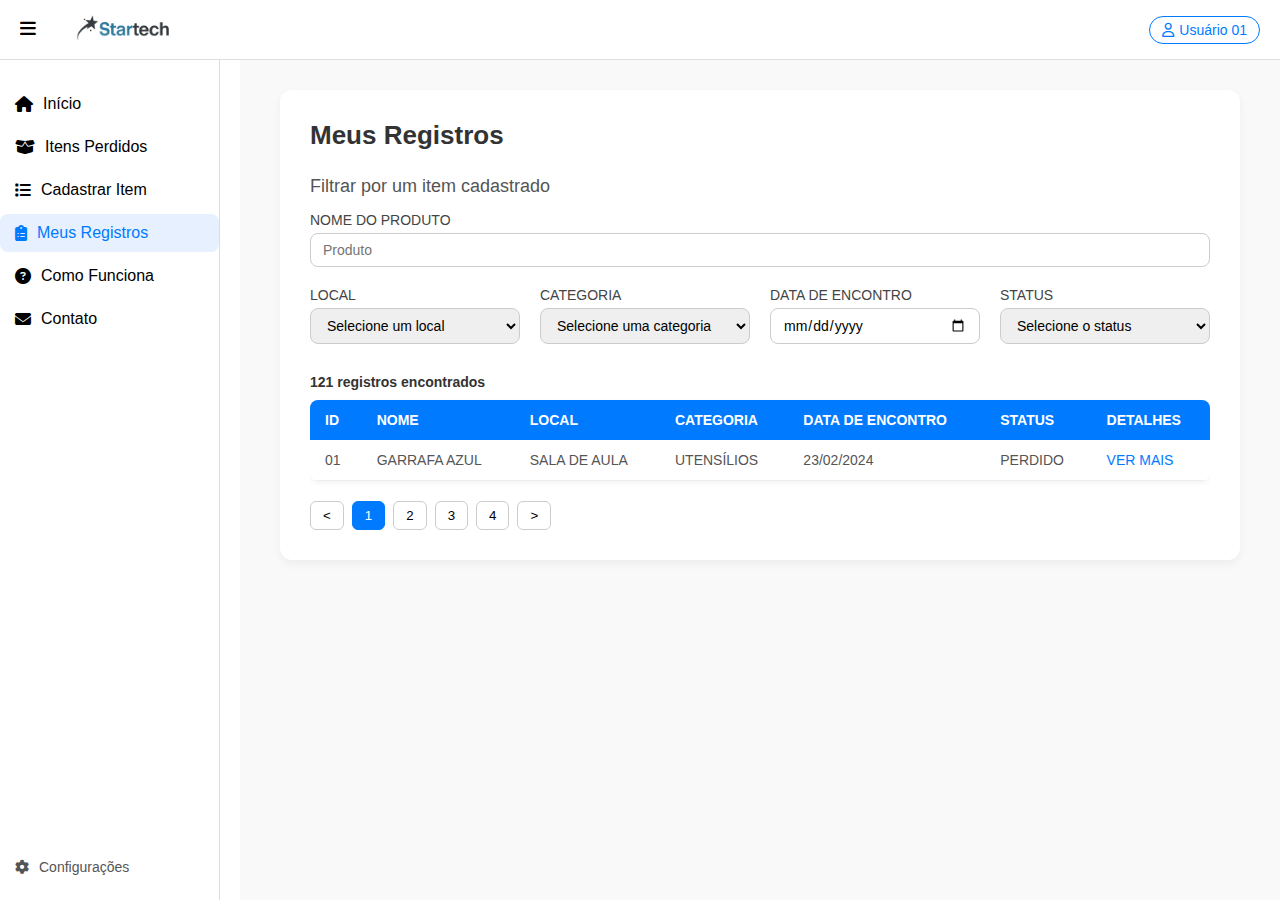
<file: public/meus_registros.html>
<!DOCTYPE html>
<html lang="pt-BR">
<head>
    <meta charset="UTF-8">
    <meta name="viewport" content="width=device-width, initial-scale=1.0">
    <title>Meus Registros - Startech</title>
    <link rel="stylesheet" href="css/meus_registros.css">
    <link rel="stylesheet" href="https://cdnjs.cloudflare.com/ajax/libs/font-awesome/6.5.1/css/all.min.css">
    <link rel="icon" href="assets/img/startechlogo.png" type="image/x-icon">
</head>
<body>
    <!-- Barra superior -->
    <header class="topbar">
        <div class="menu-toggle">
            <i class="fa-solid fa-bars"></i>
        </div>
        <div class="logo">
            <img src="assets/img/startechlogo-semfundo.png" alt="Startech">
        </div>
        <div class="user-info">
            <i class="fa-regular fa-user"></i>
            <span class="user-name">Usuário 01</span>
            <div class="dropdown-menu">
                <a href="cadastro_academico.html">Cadastro Acadêmico</a>
                <a href="alterar_senha.html">Alterar Senha</a>
                <a href="#" class="logout">Sair</a>
            </div>
        </div>
    </header>

    <!-- Menu lateral -->
    <aside class="sidebar">
        <nav>
            <ul>
                <li><a href="inicial_logado.html"><i class="fa-solid fa-house"></i> Início</a></li>
                <li><a href="itens_perdidos.html"><i class="fa-solid fa-box-open"></i> Itens Perdidos</a></li>
                <li><a href="cadastrar_item.html"><i class="fa-solid fa-list"></i> Cadastrar Item</a></li>
                <li class="active"><a href="meus_registros.html"><i class="fa-solid fa-clipboard-list"></i> Meus Registros</a></li>
                <li><a href="como_funciona.html"><i class="fa-solid fa-circle-question"></i> Como Funciona</a></li>
                <li><a href="contato.html"><i class="fa-solid fa-envelope"></i> Contato</a></li>
            </ul>
        </nav>
        <div class="settings">
            <a href="configuracoes.html"><i class="fa-solid fa-gear"></i> Configurações</a>
        </div>
    </aside>

    <!-- Conteúdo principal -->
    <main class="content">
        <section class="main-section">
            <h1>Meus Registros</h1>

            <!-- Filtro -->
            <div class="filter-container">
                <h2>Filtrar por um item cadastrado</h2>
                <!-- NOME DO PRODUTO field at the top, full width -->
                <div class="filter-item full-width top-filter">
                    <label for="nomeProduto">NOME DO PRODUTO</label>
                    <input type="text" id="nomeProduto" placeholder="Produto">
                </div>
                <div class="filter-grid">
                    <div class="filter-item">
                        <label for="local">LOCAL</label>
                        <select id="local">
                            <option>Selecione um local</option>
                        </select>
                    </div>
                    <div class="filter-item">
                        <label for="categoria">CATEGORIA</label>
                        <select id="categoria">
                            <option>Selecione uma categoria</option>
                        </select>
                    </div>
                    <div class="filter-item">
                        <label for="data">DATA DE ENCONTRO</label>
                        <input type="date" id="data">
                    </div>
                    <div class="filter-item">
                        <label for="status">STATUS</label>
                        <select id="status">
                            <option>Selecione o status</option>
                        </select>
                    </div>
                </div>
            </div>

            <!-- Lista de registros -->
            <div class="table-container">
                <p><strong>121 registros encontrados</strong></p>
                <table>
                    <thead>
                        <tr>
                            <th>ID</th>
                            <th>NOME</th>
                            <th>LOCAL</th>
                            <th>CATEGORIA</th>
                            <th>DATA DE ENCONTRO</th>
                            <th>STATUS</th>
                            <th>DETALHES</th>
                        </tr>
                    </thead>
                    <tbody>
                        <tr>
                            <td>01</td>
                            <td>GARRAFA AZUL</td>
                            <td>SALA DE AULA</td>
                            <td>UTENSÍLIOS</td>
                            <td>23/02/2024</td>
                            <td>PERDIDO</td>
                            <td><a href="#">VER MAIS</a></td>
                        </tr>
                        <!-- Mais registros aqui -->
                    </tbody>
                </table>

                <!-- Paginação -->
                <div class="pagination">
                    <button>&lt;</button>
                    <button class="active">1</button>
                    <button>2</button>
                    <button>3</button>
                    <button>4</button>
                    <button>&gt;</button>
                </div>
            </div>
        </section>
    </main>

    <script src="js/meus_registros.js"></script>
</body>
</html>
</file>
<file: public/css/itens_perdidos.css>
* {
    margin: 0;
    padding: 0;
    box-sizing: border-box;
    font-family: Arial, sans-serif;
}

/* Barra superior */
.topbar {
    height: 60px;
    background: #fff;
    border-bottom: 1px solid #ddd;
    display: flex;
    align-items: center;
    padding: 0 20px;
    gap: 15px;
}

.topbar .menu-toggle {
    cursor: pointer;
    font-size: 18px;
}

.logo {
    display: flex;
    align-items: center;
    gap: 8px;
}

.logo img {
    height: 100px;
}

.user-info {
    border: 1px solid #007BFF;
    padding: 5px 12px;
    border-radius: 20px;
    font-size: 14px;
    display: flex;
    align-items: center;
    gap: 5px;
    color: #007BFF;
    margin-left: auto;
    position: relative;
    cursor: pointer;
}

.user-info .user-name {
    cursor: pointer;
}

.user-info .dropdown-menu {
    display: none;
    position: absolute;
    top: 100%;
    right: 0;
    background: #fff;
    border: 1px solid #ddd;
    border-radius: 8px;
    box-shadow: 0 2px 5px rgba(0,0,0,0.1);
    min-width: 150px;
    z-index: 1000;
}

.user-info .dropdown-menu.active {
    display: block;
}

.user-info .dropdown-menu a {
    display: block;
    padding: 10px 15px;
    color: #333;
    text-decoration: none;
    font-size: 14px;
    transition: background 0.2s;
}

.user-info .dropdown-menu a:hover {
    background: #f0f0f0;
}

/* Sidebar */
.sidebar {
    width: 220px;
    background: #fff;
    border-right: 1px solid #ddd;
    padding-top: 20px;
    height: calc(100vh - 60px);
    position: fixed;
    top: 60px;
    left: 0;
    transition: transform 0.3s ease;
}

.sidebar.collapsed {
    transform: translateX(-100%);
}

.sidebar nav ul {
    list-style: none;
}

.sidebar nav ul li {
    margin: 5px 0;
}

.sidebar nav ul li a {
    display: flex;
    align-items: center;
    gap: 10px;
    padding: 10px 15px;
    color: #000;
    text-decoration: none;
    border-radius: 8px;
    transition: background 0.2s;
}

.sidebar nav ul li a:hover {
    background: #f0f0f0;
}

.sidebar nav ul li.active a {
    background: #e6f0ff;
    color: #007BFF;
}

.settings {
    position: absolute;
    bottom: 15px;
    left: 15px;
    color: #555;
    font-size: 14px;
    cursor: pointer;
}

.settings a {
    display: flex;
    align-items: center;
    gap: 10px;
    padding: 10px 0;
    color: #555;
    text-decoration: none;
    transition: background 0.2s;
}

.settings.active a {
    color: #007BFF;
}

/* Conteúdo principal */
.content {
    margin-left: 240px;
    min-height: calc(100vh - 60px);
    padding: 20px;
    transition: margin-left 0.3s ease;
}

.content.expanded {
    margin-left: 0;
}

/* Grid de itens */
.items-grid {
    display: grid;
    grid-template-columns: repeat(3, 1fr);
    gap: 15px;
}

.items-grid h1 {
    grid-column: 1 / -1;
    font-size: 24px;
    color: #333;
    margin-bottom: 15px;
}

.items-grid .search-bar-top {
    grid-column: 1 / -1;
    display: flex;
    align-items: center;
    background: #f9f9f9;
    padding: 8px 12px;
    border-radius: 8px;
    border: 1px solid #ccc;
    max-width: 600px;
    margin-bottom: 15px;
}

.search-bar-top input {
    border: none;
    outline: none;
    flex: 1;
    font-size: 14px;
}

.search-bar-top i {
    color: #555;
    margin-right: 10px;
}

.items-grid .filter-bar {
    grid-column: 1 / -1;
    display: flex;
    align-items: center;
    gap: 10px;
    margin-bottom: 15px;
}

.filter-bar select,
.filter-bar input[type="date"] {
    border: none;
    outline: none;
    font-size: 14px;
    padding: 8px 12px;
    background: #f9f9f9;
    border-radius: 8px;
    border: 1px solid #ccc;
    color: #555;
    width: 200px; /* Garante largura uniforme */
}

/* Estilizar o campo de data para consistência visual */
.filter-bar input[type="date"]::-webkit-datetime-edit {
    color: #555;
}

.filter-bar input[type="date"]::-webkit-datetime-edit-text,
.filter-bar input[type="date"]::-webkit-datetime-edit-month-field,
.filter-bar input[type="date"]::-webkit-datetime-edit-day-field,
.filter-bar input[type="date"]::-webkit-datetime-edit-year-field {
    color: #555;
}

.filter-bar input[type="date"]::-webkit-calendar-picker-indicator {
    filter: invert(40%); /* Ajusta a cor do ícone do calendário para harmonizar */
}

.filter-bar input[type="date"]:invalid::-webkit-datetime-edit {
    color: #999; /* Cor do placeholder quando não há data selecionada */
}

/* Ajuste para navegadores não-WebKit (ex.: Firefox) */
.filter-bar input[type="date"]::placeholder {
    color: #999;
}

.whatsapp-link {
    grid-column: 1 / -1;
    display: inline-block;
    margin-bottom: 15px;
    color: #25D366;
    text-decoration: none;
    font-size: 14px;
    cursor: pointer;
}

.whatsapp-link:hover {
    text-decoration: underline;
}

.item-card {
    background: #f9f9f9;
    padding: 15px;
    border-radius: 10px;
    box-shadow: 0 2px 5px rgba(0,0,0,0.05);
    border: 1px solid #ddd;
    text-align: center;
    cursor: pointer;
}

.item-card i {
    font-size: 24px;
    color: #333;
    margin-bottom: 8px;
}

.item-card h3 {
    font-size: 16px;
    margin-bottom: 5px;
}

.item-card p {
    font-size: 13px;
    color: #666;
    margin-bottom: 5px;
}

.item-card span {
    font-size: 12px;
    color: #999;
}

.blue {
    color: #0056d2;
}

.pink {
    color: #d63384;
}

/* Popup */
.popup {
    display: none;
    position: fixed;
    top: 0;
    left: 0;
    width: 100%;
    height: 100%;
    background: rgba(0, 0, 0, 0.5);
    justify-content: center;
    align-items: center;
    z-index: 1000;
}

.popup-content {
    background: #fff;
    padding: 20px;
    border-radius: 10px;
    width: 400px;
    box-shadow: 0 2px 10px rgba(0, 0, 0, 0.1);
    position: relative;
}

.close-btn {
    position: absolute;
    top: 10px;
    right: 10px;
    border: none;
    background: none;
    font-size: 18px;
    cursor: pointer;
    color: #333;
}

.submit-btn {
    background: #007BFF;
    color: #fff;
    border: none;
    padding: 10px 20px;
    border-radius: 5px;
    cursor: pointer;
    margin-top: 10px;
}

#popupDescription,
#unknownDescription {
    width: 100%;
    height: 80px;
    margin: 10px 0;
    resize: none;
    border: 1px solid #ccc;
    border-radius: 5px;
    padding: 5px;
}

#popupImage,
#unknownImage {
    margin: 10px 0;
}
</file>
<file: public/css/lgpd.css>
* {
  margin: 0;
  padding: 0;
  box-sizing: border-box;
}

body {
  font-family: 'Arial', sans-serif;
  line-height: 1.6;
  color: #333;
  background-color: #f4f4f4;
  -webkit-font-smoothing: antialiased;
  -moz-osx-font-smoothing: grayscale;
}

.container {
  max-width: 1200px;
  margin: 0 auto;
  padding: 0 20px;
}

header {
  background: linear-gradient(90deg, #003087, #0047ab);
  color: white;
  padding: 10px 0;
  top: 0;
  z-index: 100;
  box-shadow: 0 4px 12px rgba(0, 0, 0, 0.15); /* Sombra fixa, sem transição */
}

header .container {
  display: flex;
  justify-content: space-between;
  align-items: center;
}

header .logo {
  height: 50px;
}

header nav ul {
  list-style: none;
  display: flex;
  gap: 20px;
}

header nav ul li a {
  color: white;
  text-decoration: none;
  font-weight: 500;
  transition: color 0.3s ease; /* Mantida apenas a transição de cor */
}

header nav ul li a:hover {
  color: #ecf0f1;
  text-decoration: underline;
}

.hero {
  background: #f4f4f4;
  text-align: center;
  padding: 50px 0;
  margin-top: 60px;
}

.hero h1 {
  font-size: 2.5em;
  color: #003087;
  margin-bottom: 10px;
}

.hero p {
  font-size: 1.1em;
  color: #7f8c8d;
}

.lgpd-content {
  padding: 50px 0;
  background: white;
}

.lgpd-content .container {
  box-shadow: 0 4px 15px rgba(0, 0, 0, 0.1); /* Sombra fixa, sem transição */
  border-radius: 8px;
  padding: 25px;
}

.lgpd-secao {
  margin-bottom: 25px;
  border-bottom: 1px solid #eee;
  padding-bottom: 15px;
}

.lgpd-secao h2 {
  color: #003087;
  font-size: 1.3em;
  font-weight: 600;
  cursor: pointer;
  padding: 12px 0;
  position: relative;
  transition: color 0.3s ease; /* Apenas transição de cor */
}

.lgpd-secao h2:hover {
  color: #0056b3;
}

.lgpd-secao h2::after {
  content: '▼';
  position: absolute;
  right: 0;
  transition: transform 0.3s ease; /* Mantida para o colapso */
}

.lgpd-secao.active h2::after {
  transform: rotate(180deg);
}

.lgpd-secao ul {
  list-style-type: disc;
  margin: 15px 0 15px 25px;
  color: #555;
}

.lgpd-secao ul li {
  margin-bottom: 10px;
}

.lgpd-secao ul li strong {
  color: #003087;
}

.lgpd-secao .collapsible-content {
  display: none;
  padding: 15px 0 0;
  animation: fadeIn 0.3s ease-in;
}

.lgpd-secao.active .collapsible-content {
  display: block;
}

@keyframes fadeIn {
  from { opacity: 0; }
  to { opacity: 1; }
}

footer {
  background: linear-gradient(90deg, #003087, #0047ab);
  color: white;
  text-align: center;
  padding: 15px 0;
  box-shadow: 0 -2px 5px rgba(0, 0, 0, 0.1); /* Sombra fixa */
}

footer a {
  color: #ecf0f1;
  text-decoration: none;
  margin: 0 10px;
  transition: color 0.3s ease;
}

footer a:hover {
  color: white;
  text-decoration: underline;
}

@media (max-width: 768px) {
  header .container {
    flex-direction: column;
    gap: 10px;
  }
  header nav ul {
    flex-direction: column;
    text-align: center;
  }
  .hero {
    padding: 30px 0;
    margin-top: 50px;
  }
  .hero h1 {
    font-size: 1.8em;
  }
  .lgpd-content {
    padding: 30px 0;
  }
  .lgpd-content .container {
    padding: 15px;
  }
  .lgpd-secao h2 {
    font-size: 1.1em;
  }
  footer {
    padding: 10px 0;
  }
}

@media (max-width: 400px) {
  .container {
    padding: 10px;
  }
  .lgpd-secao ul {
    margin-left: 15px;
  }
}
</file>
<file: public/css/cadastrar_item.css>
/* Reset básico */
* {
    margin: 0;
    padding: 0;
    box-sizing: border-box;
    font-family: Arial, Helvetica, sans-serif; /* Substituted Roboto with system fonts */
}

/* Barra superior */
.topbar {
    height: 60px;
    background: #fff;
    border-bottom: 1px solid #ddd;
    display: flex;
    align-items: center;
    padding: 0 20px;
    gap: 15px; /* Espaçamento entre os elementos */
}

.topbar .menu-toggle {
    cursor: pointer;
    font-size: 18px;
}

.logo {
    display: flex;
    align-items: center;
    gap: 8px;
}

.logo img {
    height: 100px;
}

.logo-text {
    font-size: 18px;
    font-weight: bold;
    color: #007BFF;
}

.user-info {
    border: 1px solid #007BFF;
    padding: 5px 12px;
    border-radius: 20px;
    font-size: 14px;
    display: flex;
    align-items: center;
    gap: 5px;
    color: #007BFF;
    margin-left: auto; /* Empurra o user-info para a direita */
    position: relative;
    cursor: pointer;
}

.user-info .user-name {
    cursor: pointer;
}

.user-info .dropdown-menu {
    display: none;
    position: absolute;
    top: 100%;
    right: 0;
    background: #fff;
    border: 1px solid #ddd;
    border-radius: 8px;
    box-shadow: 0 2px 5px rgba(0,0,0,0.1);
    min-width: 150px;
    z-index: 1000;
}

.user-info .dropdown-menu.active {
    display: block;
}

.user-info .dropdown-menu a {
    display: block;
    padding: 10px 15px;
    color: #333;
    text-decoration: none;
    font-size: 14px;
    transition: background 0.2s;
}

.user-info .dropdown-menu a:hover {
    background: #f0f0f0;
}

/* Sidebar */
.sidebar {
    width: 220px;
    background: #fff;
    border-right: 1px solid #ddd;
    padding-top: 20px;
    height: calc(100vh - 60px);
    position: fixed;
    top: 60px;
    left: 0;
    transition: transform 0.3s ease; /* Animação suave para recolher/expandir */
}

.sidebar.collapsed {
    transform: translateX(-100%); /* Move a sidebar para fora da tela à esquerda */
}

.sidebar nav ul {
    list-style: none;
}

.sidebar nav ul li {
    margin: 5px 0;
}

.sidebar nav ul li a {
    display: flex;
    align-items: center;
    gap: 10px;
    padding: 10px 15px;
    color: #000;
    text-decoration: none;
    border-radius: 8px;
    transition: background 0.2s;
}

.sidebar nav ul li a:hover {
    background: #f0f0f0;
}

.sidebar nav ul li.active a {
    background: #e6f0ff;
    color: #007BFF;
}

.settings {
    position: absolute;
    bottom: 15px;
    left: 15px;
    color: #555;
    font-size: 14px;
    cursor: pointer;
}

.settings a {
    display: flex;
    align-items: center;
    gap: 10px;
    padding: 10px 0;
    color: #555;
    text-decoration: none;
    transition: background 0.2s;
}

.settings.active a {
    color: #007BFF;
}

/* Conteúdo principal */
.content {
    margin-left: 240px; /* mantém espaço da sidebar */
    min-height: calc(100vh - 60px);
    padding: 30px;
    transition: margin-left 0.3s ease;
    background-color: #f8f9fa;
    color: #333;
}

.content.expanded {
    margin-left: 0; /* Remove a margem quando a sidebar está recolhida */
}

/* Formulário (from index.html style.css) */
.form-card {
    background: white;
    border-radius: 10px;
    padding: 20px;
    box-shadow: 0 1px 3px rgba(0,0,0,0.1);
    width: 100%;        /* ocupa todo o espaço disponível */
    max-width: none;    /* remove limite de largura */
    box-sizing: border-box;
}

h1 {
    font-size: 22px;
    margin-bottom: 15px;
}

h2 {
    font-size: 16px;
    margin-bottom: 20px;
    font-weight: 500;
}

.form-group {
    display: flex;
    flex-direction: column;
    width: 100%;
}

label {
    font-size: 12px;
    font-weight: 500;
    margin-bottom: 5px;   /* espaço entre o label e o campo */
    margin-top: 15px;     /* espaço acima do label */
    display: block;
}

input, select, textarea {
    padding: 12px 14px;
    border: 1px solid #ccc;
    border-radius: 8px;
    font-size: 14px;
}

textarea {
    resize: none;
    height: 120px;
    margin-bottom: 15px;  /* espaço abaixo da textarea */
}

.btn-submit {
    padding: 10px 20px;
    background: #007bff;
    color: white;
    border: none;
    border-radius: 6px;
    cursor: pointer;
    font-weight: 500;
    margin-top: 10px;
    width: auto; /* largura conforme o conteúdo */
    min-width: 150px; /* largura mínima opcional */
}

.btn-submit:hover {
    background: #0069d9;
}

/* Linha de Local e Categoria */
.form-row {
    display: grid;
    grid-template-columns: 1fr 1fr;
    gap: 20px;
}

/* Linha de Descrição e Data de Encontro com mesmas larguras */
.form-row.descricao-data {
    grid-template-columns: 1fr 1fr; /* mesma largura para os dois */
}
</file>
<file: public/css/cadastro_usuario.css>
/* Reset básico */
* {
  margin: 0;
  padding: 0;
  box-sizing: border-box;
}

body {
  font-family: Arial, sans-serif;
  line-height: 1.6;
  color: #333;
  background: #f4f4f4;
}

/* Container */
.container {
  max-width: 1200px;
  margin: 0 auto;
  padding: 0 20px;
}

/* Cabeçalho */
header {
  background: #003087; /* Azul institucional SENAI */
  color: white;
  padding: 10px 0;
  position: sticky;
  top: 0;
  z-index: 100;
}

header .container {
  display: flex;
  justify-content: space-between;
  align-items: center;
}

header .logo {
  height: 50px;
}

header nav ul {
  list-style: none;
  display: flex;
  gap: 20px;
}

header nav ul li a {
  color: white;
  text-decoration: none;
  font-weight: bold;
}

header nav ul li a:hover {
  text-decoration: underline;
}

/* Seção de Cadastro */
.cadastro {
  padding: 50px 0;
  text-align: center;
}

.cadastro h1 {
  font-size: 2em;
  color: #003087;
  margin-bottom: 10px;
}

.cadastro p {
  font-size: 1.1em;
  margin-bottom: 20px;
}

.cadastro form {
  max-width: 500px;
  margin: 0 auto;
  background: white;
  padding: 20px;
  border-radius: 8px;
  box-shadow: 0 2px 5px rgba(0, 0, 0, 0.1);
}

.form-group {
  margin-bottom: 15px;
  text-align: left;
  position: relative;
}

.form-group label {
  display: block;
  font-weight: bold;
  margin-bottom: 5px;
}

.form-group input {
  width: 100%;
  padding: 10px;
  border: 1px solid #ccc;
  border-radius: 5px;
  font-size: 1em;
}

.form-group input[type="checkbox"] {
  width: auto;
  margin-right: 10px;
}

.toggle-password {
  position: absolute;
  right: 10px;
  top: 38px;
  cursor: pointer;
  font-size: 1.2em;
}

.btn {
  padding: 10px 20px;
  border: none;
  border-radius: 5px;
  font-size: 1em;
  cursor: pointer;
  background: #003087;
  color: white;
  width: 100%;
}

.btn:hover {
  opacity: 0.9;
}

.feedback {
  margin-top: 10px;
  font-size: 0.9em;
  color: #d32f2f;
}

.feedback.success {
  color: #00a859;
}

.login-link {
  margin-top: 15px;
}

.login-link a {
  color: #003087;
  text-decoration: none;
}

.login-link a:hover {
  text-decoration: underline;
}

.privacy-notice {
  margin-top: 20px;
  font-size: 0.9em;
}

.privacy-notice a {
  color: #003087;
  text-decoration: none;
}

.privacy-notice a:hover {
  text-decoration: underline;
}

/* Rodapé */
footer {
  background: #003087;
  color: white;
  text-align: center;
  padding: 10px 0;
  margin-top: 20px;
}

footer a {
  color: white;
  text-decoration: none;
}

footer a:hover {
  text-decoration: underline;
}

/* Responsividade */
@media (max-width: 768px) {
  header .container {
    flex-direction: column;
    gap: 10px;
  }

  header nav ul {
    flex-direction: column;
    text-align: center;
  }

  .cadastro form {
    max-width: 90%;
  }
}
</file>
<file: public/css/como_funciona.css>
/* Reset básico */
* {
    margin: 0;
    padding: 0;
    box-sizing: border-box;
    font-family: 'Inter', sans-serif;
}

/* Barra superior */
.topbar {
    height: 60px;
    background: #fff;
    border-bottom: 1px solid #ddd;
    display: flex;
    align-items: center;
    padding: 0 20px;
    gap: 15px;
}

.topbar .menu-toggle {
    cursor: pointer;
    font-size: 18px;
}

.logo {
    display: flex;
    align-items: center;
    gap: 8px;
}

.logo img {
    height: 100px;
}

.user-info {
    border: 1px solid #007BFF;
    padding: 5px 12px;
    border-radius: 20px;
    font-size: 14px;
    display: flex;
    align-items: center;
    gap: 5px;
    color: #007BFF;
    margin-left: auto;
    position: relative;
    cursor: pointer;
}

.user-info .user-name {
    cursor: pointer;
}

.user-info .dropdown-menu {
    display: none;
    position: absolute;
    top: 100%;
    right: 0;
    background: #fff;
    border: 1px solid #ddd;
    border-radius: 8px;
    box-shadow: 0 2px 5px rgba(0,0,0,0.1);
    min-width: 150px;
    z-index: 1000;
}

.user-info .dropdown-menu.active {
    display: block;
}

.user-info .dropdown-menu a {
    display: block;
    padding: 10px 15px;
    color: #333;
    text-decoration: none;
    font-size: 14px;
    transition: background 0.2s;
}

.user-info .dropdown-menu a:hover {
    background: #f0f0f0;
}

/* Sidebar */
.sidebar {
    width: 220px;
    background: #fff;
    border-right: 1px solid #ddd;
    padding-top: 20px;
    height: calc(100vh - 60px);
    position: fixed;
    top: 60px;
    left: 0;
    transition: transform 0.3s ease;
}

.sidebar.collapsed {
    transform: translateX(-100%);
}

.sidebar nav ul {
    list-style: none;
}

.sidebar nav ul li {
    margin: 5px 0;
}

.sidebar nav ul li a {
    display: flex;
    align-items: center;
    gap: 10px;
    padding: 10px 15px;
    color: #000;
    text-decoration: none;
    border-radius: 8px;
    transition: background 0.2s;
}

.sidebar nav ul li a:hover {
    background: #f0f0f0;
}

.sidebar nav ul li.active a {
    background: #e6f0ff;
    color: #007BFF;
}

.settings {
    position: absolute;
    bottom: 15px;
    left: 15px;
    font-size: 14px;
}

.settings a {
    display: flex;
    align-items: center;
    gap: 10px;
    padding: 10px 0;
    color: #555;
    text-decoration: none;
}

.settings.active a {
    color: #007BFF;
}

/* Conteúdo principal */
.content {
    margin-left: 240px;
    min-height: calc(100vh - 60px);
    padding: 20px 40px;
    transition: margin-left 0.3s ease;
}

.content.expanded {
    margin-left: 0;
}

.content h1 {
    margin-bottom: 20px;
}

.step {
    display: flex;
    gap: 15px;
    margin-bottom: 20px;
}

.step-number {
    background: #007bff;
    color: white;
    font-weight: bold;
    padding: 6px;
    border-radius: 50%;
    font-size: 0.9em;
    min-width: 30px;
    height: 30px;
    display: flex;
    align-items: center;
    justify-content: center;
    text-align: center;
}

.step h2 {
    margin: 0;
    font-size: 1.1em;
}

.step p {
    margin: 5px 0;
}

.step ul {
    margin: 5px 0 0 18px;
}
</file>
<file: public/css/configuracoes.css>
/* Reset básico */
* {
    margin: 0;
    padding: 0;
    box-sizing: border-box;
    font-family: Arial, sans-serif;
}

/* Barra superior */
.topbar {
    height: 60px;
    background: #fff;
    border-bottom: 1px solid #ddd;
    display: flex;
    align-items: center;
    padding: 0 20px;
    gap: 15px;
}

.topbar .menu-toggle {
    cursor: pointer;
    font-size: 18px;
}

.logo {
    display: flex;
    align-items: center;
    gap: 8px;
}

.logo img {
    height: 100px;
}

.user-info {
    border: 1px solid #007BFF;
    padding: 5px 12px;
    border-radius: 20px;
    font-size: 14px;
    display: flex;
    align-items: center;
    gap: 5px;
    color: #007BFF;
    margin-left: auto;
    position: relative;
    cursor: pointer;
}

.user-info .user-name {
    cursor: pointer;
}

.user-info .dropdown-menu {
    display: none;
    position: absolute;
    top: 100%;
    right: 0;
    background: #fff;
    border: 1px solid #ddd;
    border-radius: 8px;
    box-shadow: 0 2px 5px rgba(0,0,0,0.1);
    min-width: 150px;
    z-index: 1000;
}

.user-info .dropdown-menu.active {
    display: block;
}

.user-info .dropdown-menu a {
    display: block;
    padding: 10px 15px;
    color: #333;
    text-decoration: none;
    font-size: 14px;
    transition: background 0.2s;
}

.user-info .dropdown-menu a:hover {
    background: #f0f0f0;
}

/* Sidebar */
.sidebar {
    width: 220px;
    background: #fff;
    border-right: 1px solid #ddd;
    padding-top: 20px;
    height: calc(100vh - 60px);
    position: fixed;
    top: 60px;
    left: 0;
    transition: transform 0.3s ease;
}

.sidebar.collapsed {
    transform: translateX(-100%);
}

.sidebar nav ul {
    list-style: none;
}

.sidebar nav ul li {
    margin: 5px 0;
}

.sidebar nav ul li a {
    display: flex;
    align-items: center;
    gap: 10px;
    padding: 10px 15px;
    color: #000;
    text-decoration: none;
    border-radius: 8px;
    transition: background 0.2s;
}

.sidebar nav ul li a:hover {
    background: #f0f0f0;
}

.settings {
    position: absolute;
    bottom: 15px;
    left: 15px;
    font-size: 14px;
}

.settings a {
    display: flex;
    align-items: center;
    gap: 10px;
    color: #555;
    text-decoration: none;
    padding: 10px 0;
}

.settings.active a {
    color: #007BFF;
}

/* Conteúdo principal */
.content {
    margin-left: 240px;
    min-height: calc(100vh - 60px);
    padding: 20px;
    transition: margin-left 0.3s ease;
}

.content.expanded {
    margin-left: 0;
}

h1 {
    margin-bottom: 20px;
}

/* Caixa de configuração */
.config-box {
    background: #fff;
    border-radius: 8px;
    padding: 20px;
    max-width: 900px;
    width: 100%;
    box-shadow: 0 0 10px rgba(0,0,0,0.05);
}

/* Abas */
.tabs {
    display: flex;
    border-bottom: 1px solid #ddd;
    margin-bottom: 20px;
}

.tab-link {
    padding: 10px 20px;
    cursor: pointer;
    background: none;
    border: none;
    border-bottom: 2px solid transparent;
    font-weight: bold;
    color: #555;
    transition: color 0.3s, border-color 0.3s;
}

.tab-link.active {
    border-bottom: 2px solid #000;
    color: #000;
}

/* Seções */
.tab-section {
    padding: 15px 0;
    display: none;
}

.tab-section.active {
    display: block;
}

.tab-section h2 {
    margin-bottom: 10px;
}

/* Formulário */
form label {
    font-weight: bold;
    margin-top: 10px;
    display: block;
}

form input {
    width: 100%;
    padding: 10px;
    margin-top: 5px;
    border: 1px solid #ddd;
    border-radius: 6px;
    font-size: 14px;
}

form button {
    margin-top: 15px;
    background: #007BFF;
    color: #fff;
    border: none;
    cursor: pointer;
    padding: 8px;
    border-radius: 6px;
    font-size: 13px;
    max-width: 200px;
    width: 100%;
}

form button:hover {
    background: #0056b3;
}

/* Estilo do seletor de temas */
.theme-selector {
    margin-top: 20px;
}

.theme-selector label {
    font-weight: bold;
    margin-bottom: 10px;
    display: block;
    font-size: 16px;
    color: #333;
}

.theme-options {
    display: flex;
    gap: 20px;
}

.theme-option {
    display: flex;
    align-items: center;
    gap: 10px;
    padding: 10px 15px;
    border: 1px solid #ddd;
    border-radius: 8px;
    cursor: pointer;
    transition: all 0.3s ease;
    background: #f9f9f9;
}

.theme-option:hover {
    background: #e6f0ff;
    border-color: #007BFF;
}

.theme-option input[type="radio"] {
    display: none;
}

.theme-option input[type="radio"]:checked + .theme-icon {
    color: #007BFF;
    transform: scale(1.1);
}

.theme-icon {
    font-size: 20px;
    color: #555;
    transition: color 0.3s ease, transform 0.3s ease;
}

.theme-label {
    font-size: 14px;
    color: #333;
}

.theme-option input[type="radio"]:focus + .theme-icon {
    outline: 2px solid #007BFF;
    outline-offset: 2px;
}

/* Tema escuro */
body.dark-theme {
    background: #1a1a1a;
    color: #e0e0e0;
}

body.dark-theme .topbar {
    background: #2c2c2c;
    border-bottom: 1px solid #444;
}

body.dark-theme .sidebar {
    background: #2c2c2c;
    border-right: 1px solid #444;
}

body.dark-theme .sidebar nav ul li a {
    color: #e0e0e0;
}

body.dark-theme .sidebar nav ul li a:hover {
    background: #3a3a3a;
}

body.dark-theme .settings a {
    color: #aaa;
}

body.dark-theme .settings.active a {
    color: #4da8ff;
}

body.dark-theme .config-box {
    background: #2c2c2c;
    box-shadow: 0 0 10px rgba(0,0,0,0.3);
}

body.dark-theme .tabs {
    border-bottom: 1px solid #444;
}

body.dark-theme .tab-link {
    color: #aaa;
}

body.dark-theme .tab-link.active {
    border-bottom: 2px solid #e0e0e0;
    color: #e0e0e0;
}

body.dark-theme form input {
    background: #3a3a3a;
    color: #e0e0e0;
    border: 1px solid #555;
}

body.dark-theme form button {
    background: #4da8ff;
}

body.dark-theme form button:hover {
    background: #3b86cc;
}

body.dark-theme .user-info .dropdown-menu {
    background: #2c2c2c;
    border: 1px solid #444;
}

body.dark-theme .user-info .dropdown-menu a {
    color: #e0e0e0;
}

body.dark-theme .user-info .dropdown-menu a:hover {
    background: #3a3a3a;
}

body.dark-theme .theme-selector label {
    color: #e0e0e0;
}

body.dark-theme .theme-option {
    background: #3a3a3a;
    border: 1px solid #555;
}

body.dark-theme .theme-option:hover {
    background: #4a4a4a;
    border-color: #4da8ff;
}

body.dark-theme .theme-option input[type="radio"]:checked + .theme-icon {
    color: #4da8ff;
}

body.dark-theme .theme-icon {
    color: #aaa;
}

body.dark-theme .theme-label {
    color: #e0e0e0;
}

body.dark-theme .theme-option input[type="radio"]:focus + .theme-icon {
    outline: 2px solid #4da8ff;
}
</file>
<file: public/css/contato.css>
/* Reset básico */
* {
    margin: 0;
    padding: 0;
    box-sizing: border-box;
    font-family: Arial, sans-serif;
}

/* Barra superior */
.topbar {
    height: 60px;
    background: #fff;
    border-bottom: 1px solid #ddd;
    display: flex;
    align-items: center;
    padding: 0 20px;
    gap: 15px;
}

.topbar .menu-toggle {
    cursor: pointer;
    font-size: 18px;
}

.logo {
    display: flex;
    align-items: center;
    gap: 8px;
}

.logo img {
    height: 100px;
}

.logo-text {
    font-size: 18px;
    font-weight: bold;
    color: #007BFF;
}

.user-info {
    border: 1px solid #007BFF;
    padding: 5px 12px;
    border-radius: 20px;
    font-size: 14px;
    display: flex;
    align-items: center;
    gap: 5px;
    color: #007BFF;
    margin-left: auto;
    position: relative;
    cursor: pointer;
}

.user-info .user-name {
    cursor: pointer;
}

.user-info .dropdown-menu {
    display: none;
    position: absolute;
    top: 100%;
    right: 0;
    background: #fff;
    border: 1px solid #ddd;
    border-radius: 8px;
    box-shadow: 0 2px 5px rgba(0,0,0,0.1);
    min-width: 150px;
    z-index: 1000;
}

.user-info .dropdown-menu.active {
    display: block;
}

.user-info .dropdown-menu a {
    display: block;
    padding: 10px 15px;
    color: #333;
    text-decoration: none;
    font-size: 14px;
    transition: background 0.2s;
}

.user-info .dropdown-menu a:hover {
    background: #f0f0f0;
}

/* Sidebar */
.sidebar {
    width: 220px;
    background: #fff;
    border-right: 1px solid #ddd;
    padding-top: 20px;
    height: calc(100vh - 60px);
    position: fixed;
    top: 60px;
    left: 0;
    transition: transform 0.3s ease;
}

.sidebar.collapsed {
    transform: translateX(-100%);
}

.sidebar nav ul {
    list-style: none;
}

.sidebar nav ul li {
    margin: 5px 0;
}

.sidebar nav ul li a {
    display: flex;
    align-items: center;
    gap: 10px;
    padding: 10px 15px;
    color: #000;
    text-decoration: none;
    border-radius: 8px;
    transition: background 0.2s;
}

.sidebar nav ul li a:hover {
    background: #f0f0f0;
}

.sidebar nav ul li.active a {
    background: #e6f0ff;
    color: #007BFF;
}

.settings {
    position: absolute;
    bottom: 15px;
    left: 15px;
    color: #555;
    font-size: 14px;
    cursor: pointer;
}

.settings a {
    display: flex;
    align-items: center;
    gap: 10px;
    padding: 10px 0;
    color: #555;
    text-decoration: none;
    transition: background 0.2s;
}

.settings.active a {
    color: #007BFF;
}

/* Conteúdo principal */
.content {
    margin-left: 240px;
    min-height: calc(100vh - 60px);
    display: flex;
    flex-direction: column;
    justify-content: flex-start;
    align-items: flex-start;
    padding: 20px;
    transition: margin-left 0.3s ease;
    width: calc(100% - 240px);
}

.content.expanded {
    margin-left: 0;
    width: 100%;
}

/* Título */
.content h1 {
    width: 100%;
    margin-bottom: 15px;
}

/* Formulário - ocupando toda a largura */
form#form-contato {
    background: #fff;
    padding: 20px;
    border-radius: 10px;
    box-shadow: 0 2px 6px rgba(0, 0, 0, 0.1);
    width: 100%;
    max-width: none;
    box-sizing: border-box;
    margin-bottom: 40px; /* Espaço entre formulário e FAQ */
}

form#form-contato label {
    font-size: 14px;
    font-weight: bold;
    margin-bottom: 4px;
    display: block;
}

form#form-contato input,
form#form-contato textarea {
    width: 100%;
    padding: 8px 10px;
    border: 1px solid #ccc;
    border-radius: 6px;
    font-size: 14px;
    margin-bottom: 12px;
}

form#form-contato input::placeholder,
form#form-contato textarea::placeholder {
    color: #aaa;
}

form#form-contato textarea {
    resize: none;
    height: 80px;
}

/* Botão */
form#form-contato button {
    display: block;
    margin: 0 auto;
    background: #007BFF;
    color: #fff;
    padding: 6px 20px;
    font-size: 14px;
    border: none;
    border-radius: 6px;
    cursor: pointer;
    transition: background 0.3s ease;
    width: auto;
}

form#form-contato button:hover {
    background: #0056b3;
}

/* FAQs ocupando toda a largura */
.faq {
    width: 100%;
    max-width: none;
    margin-top: 20px;
}

.faq h2 {
    margin-bottom: 15px;
}

.faq details {
    border-bottom: 1px solid #ddd;
}

.faq details summary {
    display: flex;
    justify-content: space-between;
    align-items: center;
    padding: 15px 0;
    cursor: pointer;
    font-weight: bold;
    list-style: none;
}

.faq details summary::-webkit-details-marker {
    display: none;
}

.faq details summary i {
    transition: transform 0.3s ease;
}

.faq details[open] summary i {
    transform: rotate(180deg);
}

.faq details p {
    padding: 0 0 15px 0;
    color: #555;
    font-size: 14px;
}

/* Centralizando mensagem "Não encontrou aqui?" */
.no-found {
    text-align: center;
    margin-top: 20px;
    color: #555;
    font-size: 14px;
    width: 100%;
    display: flex;
    flex-direction: column;
    align-items: center;
}

@media (max-width: 768px) {
    .content {
        margin-left: 0;
        width: 100%;
    }

    form#form-contato {
        margin-bottom: 30px;
    }
}
</file>
<file: public/css/login.css>
/* Reset básico */
* {
  margin: 0;
  padding: 0;
  box-sizing: border-box;
}

body {
  font-family: Arial, sans-serif;
  line-height: 1.6;
  color: #333;
  background: #f4f4f4;
}

/* Container */
.container {
  max-width: 1200px;
  margin: 0 auto;
  padding: 0 20px;
}

/* Cabeçalho */
header {
  background: #003087; /* Azul institucional SENAI */
  color: white;
  padding: 10px 0;
  position: sticky;
  top: 0;
  z-index: 100;
}

header .container {
  display: flex;
  justify-content: space-between;
  align-items: center;
}

header .logo {
  height: 50px;
}

header nav ul {
  list-style: none;
  display: flex;
  gap: 20px;
}

header nav ul li a {
  color: white;
  text-decoration: none;
  font-weight: bold;
}

header nav ul li a:hover {
  text-decoration: underline;
}

/* Seção de Login */
.login {
  padding: 50px 0;
  text-align: center;
}

.login h1 {
  font-size: 2em;
  color: #003087;
  margin-bottom: 10px;
}

.login p {
  font-size: 1.1em;
  margin-bottom: 20px;
}

.login form {
  max-width: 400px;
  margin: 0 auto;
  background: white;
  padding: 20px;
  border-radius: 8px;
  box-shadow: 0 2px 5px rgba(0, 0, 0, 0.1);
}

.form-group {
  margin-bottom: 15px;
  text-align: left;
  position: relative;
}

.form-group label {
  display: block;
  font-weight: bold;
  margin-bottom: 5px;
}

.form-group input {
  width: 100%;
  padding: 10px;
  border: 1px solid #ccc;
  border-radius: 5px;
  font-size: 1em;
}

.toggle-password {
  position: absolute;
  right: 10px;
  top: 38px;
  cursor: pointer;
  font-size: 1.2em;
}

.btn {
  padding: 10px 20px;
  border: none;
  border-radius: 5px;
  font-size: 1em;
  cursor: pointer;
  background: #003087;
  color: white;
  width: 100%;
}

.btn:hover {
  opacity: 0.9;
}

.feedback {
  margin-top: 10px;
  font-size: 0.9em;
  color: #d32f2f;
}

.feedback.success {
  color: #00a859;
}

.forgot-password {
  margin-top: 15px;
}

.forgot-password a {
  color: #003087;
  text-decoration: none;
}

.forgot-password a:hover {
  text-decoration: underline;
}

.privacy-notice {
  margin-top: 20px;
  font-size: 0.9em;
}

.privacy-notice a {
  color: #003087;
  text-decoration: none;
}

.privacy-notice a:hover {
  text-decoration: underline;
}

/* Rodapé */
footer {
  background: #003087;
  color: white;
  text-align: center;
  padding: 10px 0;
  margin-top: 20px;
}

footer a {
  color: white;
  text-decoration: none;
}

footer a:hover {
  text-decoration: underline;
}

/* Responsividade */
@media (max-width: 768px) {
  header .container {
    flex-direction: column;
    gap: 10px;
  }

  header nav ul {
    flex-direction: column;
    text-align: center;
  }

  .login form {
    max-width: 90%;
  }
}
</file>
<file: public/css/meus_registros.css>
/* Reset básico */
* {
    margin: 0;
    padding: 0;
    box-sizing: border-box;
    font-family: Arial, sans-serif;
}

/* Barra superior */
.topbar {
    height: 60px;
    background: #fff;
    border-bottom: 1px solid #ddd;
    display: flex;
    align-items: center;
    padding: 0 20px;
    gap: 15px;
}

.topbar .menu-toggle {
    cursor: pointer;
    font-size: 18px;
}

.logo {
    display: flex;
    align-items: center;
    gap: 8px;
}

.logo img {
    height: 100px;
}

.user-info {
    border: 1px solid #007BFF;
    padding: 5px 12px;
    border-radius: 20px;
    font-size: 14px;
    display: flex;
    align-items: center;
    gap: 5px;
    color: #007BFF;
    margin-left: auto;
    position: relative;
    cursor: pointer;
}

.user-info .user-name {
    cursor: pointer;
}

.user-info .dropdown-menu {
    display: none;
    position: absolute;
    top: 100%;
    right: 0;
    background: #fff;
    border: 1px solid #ddd;
    border-radius: 8px;
    box-shadow: 0 2px 5px rgba(0,0,0,0.1);
    min-width: 150px;
    z-index: 1000;
}

.user-info .dropdown-menu.active {
    display: block;
}

.user-info .dropdown-menu a {
    display: block;
    padding: 10px 15px;
    color: #333;
    text-decoration: none;
    font-size: 14px;
    transition: background 0.2s;
}

.user-info .dropdown-menu a:hover {
    background: #f0f0f0;
}

/* Sidebar */
.sidebar {
    width: 220px;
    background: #fff;
    border-right: 1px solid #ddd;
    padding-top: 20px;
    height: calc(100vh - 60px);
    position: fixed;
    top: 60px;
    left: 0;
    transition: transform 0.3s ease;
}

.sidebar.collapsed {
    transform: translateX(-100%);
}

.sidebar nav ul {
    list-style: none;
}

.sidebar nav ul li {
    margin: 5px 0;
}

.sidebar nav ul li a {
    display: flex;
    align-items: center;
    gap: 10px;
    padding: 10px 15px;
    color: #000;
    text-decoration: none;
    border-radius: 8px;
    transition: background 0.2s;
}

.sidebar nav ul li a:hover {
    background: #f0f0f0;
}

.sidebar nav ul li.active a {
    background: #e6f0ff;
    color: #007BFF;
}

.settings {
    position: absolute;
    bottom: 15px;
    left: 15px;
    color: #555;
    font-size: 14px;
    cursor: pointer;
}

.settings a {
    display: flex;
    align-items: center;
    gap: 10px;
    padding: 10px 0;
    color: #555;
    text-decoration: none;
    transition: background 0.2s;
}

.settings.active a {
    color: #007BFF;
}

/* Conteúdo principal */
.content {
    margin-left: 240px;
    min-height: calc(100vh - 60px);
    padding: 30px 40px;
    transition: margin-left 0.3s ease;
    background: #f9f9f9;
}

.content.expanded {
    margin-left: 0;
}

/* Área principal */
.main-section {
    background: #fff;
    padding: 30px;
    border-radius: 12px;
    box-shadow: 0 4px 10px rgba(0,0,0,0.05);
}

.main-section h1 {
    font-size: 26px;
    font-weight: 600;
    color: #333;
    margin-bottom: 25px;
}

/* Filtro */
.filter-container {
    margin-bottom: 30px;
}

.filter-container h2 {
    font-size: 18px;
    font-weight: 500;
    margin-bottom: 15px;
    color: #555;
}

.top-filter {
    width: 100%;
    margin-bottom: 20px;
}

.top-filter input {
    width: 100%;
    padding: 10px 12px;
    border: 1px solid #ccc;
    border-radius: 8px;
    font-size: 14px;
    transition: border-color 0.2s;
}

.top-filter input:focus {
    border-color: #007BFF;
    outline: none;
}

.filter-grid {
    display: grid;
    grid-template-columns: repeat(auto-fit, minmax(200px, 1fr));
    gap: 20px;
}

.filter-item {
    display: flex;
    flex-direction: column;
}

.filter-item label {
    margin-bottom: 5px;
    font-size: 14px;
    color: #444;
}

.filter-item input,
.filter-item select {
    padding: 8px 12px;
    border: 1px solid #ccc;
    border-radius: 8px;
    font-size: 14px;
    transition: border-color 0.2s;
}

.filter-item input:focus,
.filter-item select:focus {
    border-color: #007BFF;
    outline: none;
}

/* Campo NOME DO PRODUTO maior que os outros */
.filter-item.full-width {
    grid-column: span 2; /* Ocupa duas colunas do grid, ficando maior */
}

/* Tabela de registros */
.table-container {
    overflow-x: auto;
}

.table-container p {
    margin-bottom: 10px;
    font-size: 14px;
    color: #333;
}

table {
    width: 100%;
    border-collapse: collapse;
    font-size: 14px;
    background: #fff;
    border-radius: 8px;
    overflow: hidden;
    box-shadow: 0 2px 5px rgba(0,0,0,0.05);
}

thead {
    background: #007BFF;
    color: #fff;
}

thead th {
    padding: 12px 15px;
    text-align: left;
}

tbody td {
    padding: 12px 15px;
    border-bottom: 1px solid #eee;
    color: #555;
}

tbody tr:hover {
    background: #f0f8ff;
}

tbody td a {
    color: #007BFF;
    text-decoration: none;
    font-weight: 500;
}

tbody td a:hover {
    text-decoration: underline;
}

/* Paginação */
.pagination {
    margin-top: 20px;
    display: flex;
    gap: 8px;
}

.pagination button {
    padding: 6px 12px;
    border: 1px solid #ccc;
    background: #fff;
    border-radius: 6px;
    cursor: pointer;
    transition: background 0.2s, border-color 0.2s;
}

.pagination button:hover {
    background: #f0f0f0;
    border-color: #007BFF;
}

.pagination button.active {
    background: #007BFF;
    color: #fff;
    border-color: #007BFF;
}
</file>
